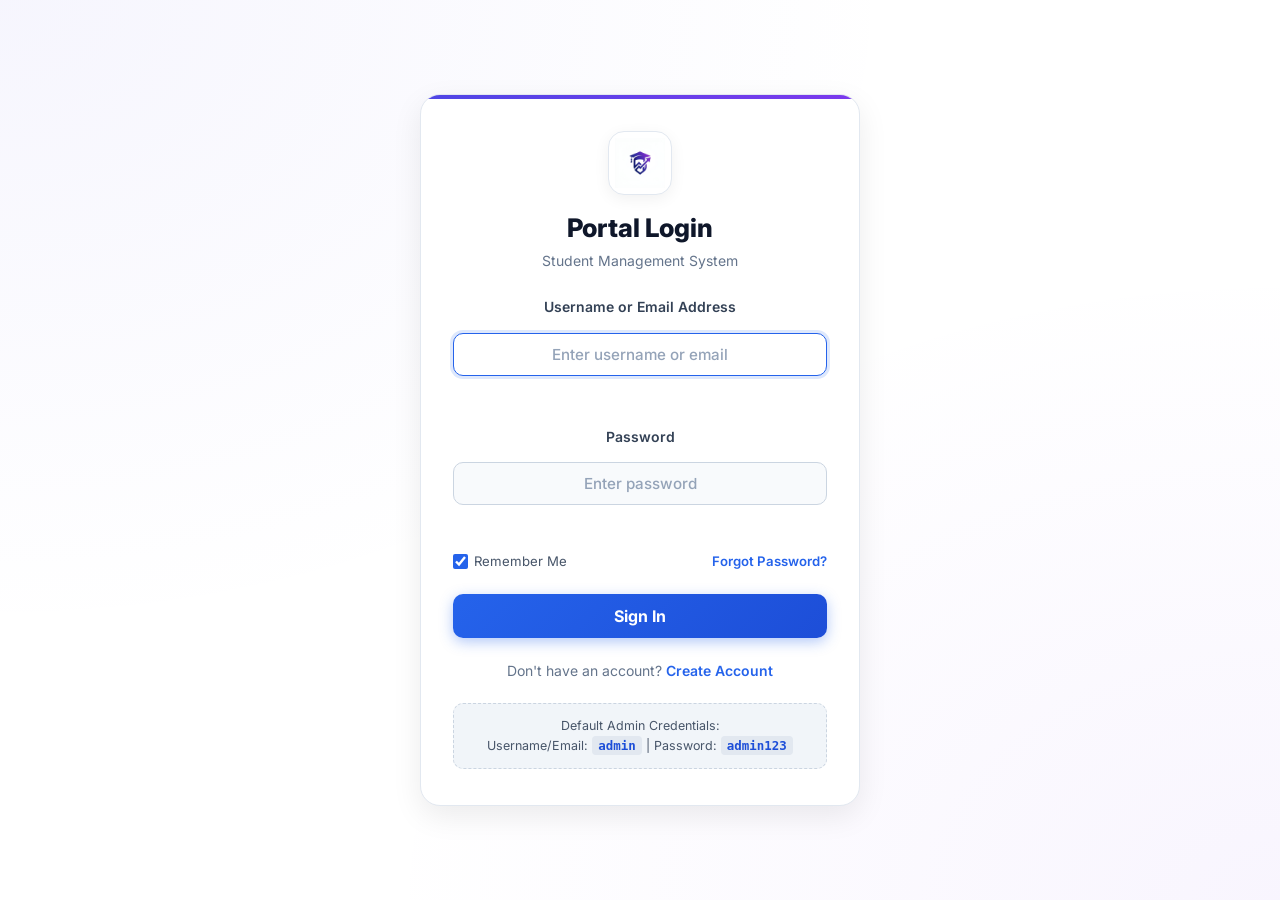
<file: frontend/index.html>
<!DOCTYPE html>
<!--
  index.html — Dashboard / Home Page
  Student Management System
  ================================
  Enhanced dashboard with 6 live stat cards:
  Total Students, Total Departments, Year 1–4 breakdowns.
-->
<html lang="en">
<head>
  <meta charset="UTF-8" />
  <meta name="viewport" content="width=device-width, initial-scale=1.0" />
  <title>Dashboard — Student Management System</title>
  <meta name="description"
        content="Student Management System dashboard — view student statistics, recent activity, and quick navigation." />
  <link rel="preconnect" href="https://fonts.googleapis.com" />
  <link rel="preconnect" href="https://fonts.gstatic.com" crossorigin />
  <link href="https://fonts.googleapis.com/css2?family=Inter:wght@400;500;600;700;800&display=swap" rel="stylesheet" />
  <link rel="stylesheet" href="css/style.css" />

  <style>
    /* Activity feed */
    .activity-feed { display:flex; flex-direction:column; gap:var(--space-3); }
    .activity-item {
      display:flex; align-items:flex-start; gap:var(--space-4);
      padding:var(--space-4); background:var(--clr-bg-elevated);
      border-radius:var(--radius-md); border:1px solid var(--clr-border);
      transition:border-color var(--transition-fast);
    }
    .activity-item:hover { border-color:var(--clr-border-accent); }
    .activity-icon {
      width:36px; height:36px; border-radius:var(--radius-sm);
      display:flex; align-items:center; justify-content:center;
      font-size:1rem; flex-shrink:0;
    }
    .activity-text p  { font-size:var(--font-size-sm); color:var(--clr-text-secondary); margin:0; }
    .activity-text span { font-size:var(--font-size-xs); color:var(--clr-text-muted); }

    /* Quick links */
    .quick-links { display:flex; flex-direction:column; gap:var(--space-3); }
    .quick-link-item {
      display:flex; align-items:center; gap:var(--space-4);
      padding:var(--space-4); background:var(--clr-bg-elevated);
      border:1px solid var(--clr-border); border-radius:var(--radius-md);
      color:var(--clr-text-secondary); font-size:var(--font-size-sm);
      font-weight:500; transition:all var(--transition-fast); text-decoration:none;
    }
    .quick-link-item:hover {
      background:var(--clr-bg-hover); border-color:var(--clr-border-accent);
      color:var(--clr-text-primary); transform:translateX(3px);
    }
    .quick-link-icon {
      width:36px; height:36px; border-radius:var(--radius-sm);
      background:var(--clr-accent-light); color:var(--clr-accent);
      display:flex; align-items:center; justify-content:center; flex-shrink:0;
    }
    .quick-link-icon svg { width:18px; height:18px; }
    .quick-link-arrow { margin-left:auto; color:var(--clr-text-muted); }

    /* Dashboard bottom grid */
    .dashboard-bottom {
      display:grid; grid-template-columns:1fr 380px;
      gap:var(--space-6); margin-top:var(--space-6);
    }
    @media (max-width:1024px) { .dashboard-bottom { grid-template-columns:1fr; } }

    /* Welcome banner */
    .welcome-banner {
      background:linear-gradient(135deg,rgba(99,102,241,0.15) 0%,rgba(139,92,246,0.1) 100%);
      border:1px solid var(--clr-border-accent); border-radius:var(--radius-lg);
      padding:var(--space-6) var(--space-8);
      display:flex; align-items:center; justify-content:space-between;
      gap:var(--space-6); margin-bottom:var(--space-8); position:relative; overflow:hidden;
    }
    .welcome-banner::before {
      content:''; position:absolute; top:-40px; right:-40px;
      width:160px; height:160px;
      background:radial-gradient(circle,rgba(99,102,241,0.25) 0%,transparent 70%);
      pointer-events:none;
    }
    .welcome-banner-text h2 { font-size:var(--font-size-2xl); font-weight:700; margin-bottom:var(--space-1); }
    .welcome-banner-text p  { font-size:var(--font-size-sm); color:var(--clr-text-secondary); margin:0; }
    .welcome-banner-icon    { font-size:4rem; opacity:0.8; flex-shrink:0; }

    /* 6-column stats grid */
    .stats-grid-6 {
      display:grid;
      grid-template-columns:repeat(3, 1fr);
      gap:var(--space-4);
      margin-bottom:var(--space-8);
    }
    @media (max-width:900px)  { .stats-grid-6 { grid-template-columns:repeat(2,1fr); } }
    @media (max-width:480px)  { .stats-grid-6 { grid-template-columns:1fr; } }

    /* Mini year badge label in stat card */
    .stat-card-year-label {
      font-size:var(--font-size-xs); font-weight:600;
      padding:2px 8px; border-radius:var(--radius-full);
      margin-bottom:var(--space-3); display:inline-block;
    }
  </style>
</head>

<body>
  <div id="sidebar-overlay" class="sidebar-overlay" aria-hidden="true"></div>

  <div class="app-shell">

    <!-- Sidebar -->
    <aside id="sidebar" class="sidebar" aria-label="Main navigation">
      <div class="sidebar-brand">
        <div class="sidebar-brand-icon" aria-hidden="true">
          <img src="assets/logo.png" alt="SMS Logo" />
        </div>
        <div class="sidebar-brand-text">
          <span class="sidebar-brand-name">SMS Portal</span>
          <span class="sidebar-brand-sub">Student Management</span>
        </div>
      </div>

      <nav class="sidebar-nav" aria-label="Page navigation">
        <span class="nav-section-label">Main Menu</span>
        <a href="index.html" class="nav-link active" aria-current="page">
          <svg class="nav-link-icon" xmlns="http://www.w3.org/2000/svg" fill="none" viewBox="0 0 24 24" stroke="currentColor" stroke-width="2">
            <path stroke-linecap="round" stroke-linejoin="round" d="M2.25 12l8.954-8.955c.44-.439 1.152-.439 1.591 0L21.75 12M4.5 9.75v10.125c0 .621.504 1.125 1.125 1.125H9.75v-4.875c0-.621.504-1.125 1.125-1.125h2.25c.621 0 1.125.504 1.125 1.125V21h4.125c.621 0 1.125-.504 1.125-1.125V9.75M8.25 21h8.25" />
          </svg>
          <span class="nav-link-label">Dashboard</span>
        </a>
        <a href="students.html" class="nav-link">
          <svg class="nav-link-icon" xmlns="http://www.w3.org/2000/svg" fill="none" viewBox="0 0 24 24" stroke="currentColor" stroke-width="2">
            <path stroke-linecap="round" stroke-linejoin="round" d="M15 19.128a9.38 9.38 0 002.625.372 9.337 9.337 0 004.121-.952 4.125 4.125 0 00-7.533-2.493M15 19.128v-.003c0-1.113-.285-2.16-.786-3.07M15 19.128v.106A12.318 12.318 0 018.624 21c-2.331 0-4.512-.645-6.374-1.766l-.001-.109a6.375 6.375 0 0111.964-3.07M12 6.375a3.375 3.375 0 11-6.75 0 3.375 3.375 0 016.75 0zm8.25 2.25a2.625 2.625 0 11-5.25 0 2.625 2.625 0 015.25 0z" />
          </svg>
          <span class="nav-link-label">Students</span>
        </a>
        <span class="nav-section-label" style="margin-top:var(--space-2)">Info</span>
        <a href="about.html" class="nav-link">
          <svg class="nav-link-icon" xmlns="http://www.w3.org/2000/svg" fill="none" viewBox="0 0 24 24" stroke="currentColor" stroke-width="2">
            <path stroke-linecap="round" stroke-linejoin="round" d="M11.25 11.25l.041-.02a.75.75 0 011.063.852l-.708 2.836a.75.75 0 001.063.853l.041-.021M21 12a9 9 0 11-18 0 9 9 0 0118 0zm-9-3.75h.008v.008H12V8.25z" />
          </svg>
          <span class="nav-link-label">About</span>
        </a>
      </nav>

      <div class="sidebar-footer">
        <div class="sidebar-footer-dot"></div>
        <div class="sidebar-footer-info">
          <span class="sidebar-footer-title">System Online</span>
          <span class="sidebar-footer-sub">v1.0 — Phase 3</span>
        </div>
      </div>
    </aside>

    <!-- Main column -->
    <div class="main-column">
      <header class="topbar" role="banner">
        <div class="topbar-left">
          <button id="sidebar-toggle" class="sidebar-toggle" aria-label="Toggle menu" aria-expanded="false">
            <svg xmlns="http://www.w3.org/2000/svg" fill="none" viewBox="0 0 24 24" stroke="currentColor" stroke-width="2" style="width:22px;height:22px">
              <path stroke-linecap="round" stroke-linejoin="round" d="M3.75 6.75h16.5M3.75 12h16.5m-16.5 5.25h16.5" />
            </svg>
          </button>
          <div>
            <div class="topbar-title">Dashboard</div>
            <div class="topbar-breadcrumb"><span>Home</span><span>›</span><span>Overview</span></div>
          </div>
        </div>
        <div class="topbar-right">
          <span id="topbar-date" class="text-muted" aria-live="polite"></span>
          <div id="user-profile-trigger" style="display:flex;align-items:center;gap:10px;cursor:pointer;" title="View Profile">
            <div id="user-badge" class="topbar-avatar">A</div>
            <span id="user-name-text" style="font-size:0.875rem;font-weight:600;color:var(--clr-text-primary);">Admin</span>
          </div>
          <button id="btn-logout" class="btn btn-secondary btn-sm" title="Logout" style="display:inline-flex;align-items:center;gap:6px;">
            <svg xmlns="http://www.w3.org/2000/svg" fill="none" viewBox="0 0 24 24" stroke="currentColor" stroke-width="2" style="width:16px;height:16px;">
              <path stroke-linecap="round" stroke-linejoin="round" d="M15.75 9V5.25A2.25 2.25 0 0013.5 3h-6a2.25 2.25 0 00-2.25 2.25v13.5A2.25 2.25 0 007.5 21h6a2.25 2.25 0 002.25-2.25V15M12 9l3 3m0 0l-3 3m3-3H2.25" />
            </svg>
            Logout
          </button>
        </div>
      </header>

      <main class="page-content" id="main-content">

        <!-- Welcome banner -->
        <div class="welcome-banner animate-in">
          <div class="welcome-banner-text">
            <h2>Welcome to <span class="text-gradient">SMS Portal</span></h2>
            <p>Manage student records efficiently with our Student Management System.</p>
          </div>
          <div class="welcome-banner-icon" aria-hidden="true">🎓</div>
        </div>

        <!-- 6-card stats grid -->
        <section aria-label="Summary statistics">
          <h2 class="section-title">Overview <span class="section-title-line"></span></h2>

          <div class="stats-grid-6">

            <!-- Total Students -->
            <div class="stat-card stat-card-indigo animate-in">
              <div class="stat-icon stat-icon-indigo">
                <svg xmlns="http://www.w3.org/2000/svg" fill="none" viewBox="0 0 24 24" stroke="currentColor" stroke-width="2">
                  <path stroke-linecap="round" stroke-linejoin="round" d="M15 19.128a9.38 9.38 0 002.625.372 9.337 9.337 0 004.121-.952 4.125 4.125 0 00-7.533-2.493M15 19.128v-.003c0-1.113-.285-2.16-.786-3.07M15 19.128v.106A12.318 12.318 0 018.624 21c-2.331 0-4.512-.645-6.374-1.766l-.001-.109a6.375 6.375 0 0111.964-3.07M12 6.375a3.375 3.375 0 11-6.75 0 3.375 3.375 0 016.75 0zm8.25 2.25a2.625 2.625 0 11-5.25 0 2.625 2.625 0 015.25 0z" />
                </svg>
              </div>
              <div class="stat-value" id="stat-total" data-stat="total">0</div>
              <div class="stat-label">Total Students</div>
              <div class="stat-trend stat-trend-up"><span>↑</span> <span>All enrolled</span></div>
            </div>

            <!-- Total Departments -->
            <div class="stat-card stat-card-violet animate-in">
              <div class="stat-icon stat-icon-violet">
                <svg xmlns="http://www.w3.org/2000/svg" fill="none" viewBox="0 0 24 24" stroke="currentColor" stroke-width="2">
                  <path stroke-linecap="round" stroke-linejoin="round" d="M3.75 21h16.5M4.5 3h15M5.25 3v18m13.5-18v18M9 6.75h1.5m-1.5 3.75h1.5m-1.5 3.75h1.5m3-7.5H15m-1.5 3.75H15m-1.5 3.75H15M9 21v-3.375c0-.621.504-1.125 1.125-1.125h3.75c.621 0 1.125.504 1.125 1.125V21" />
                </svg>
              </div>
              <div class="stat-value" id="stat-depts" data-stat="depts">0</div>
              <div class="stat-label">Departments</div>
              <div class="stat-trend stat-trend-up"><span>↑</span> <span>Unique departments</span></div>
            </div>

            <!-- Year 1 -->
            <div class="stat-card stat-card-indigo animate-in">
              <div class="stat-icon stat-icon-indigo" aria-hidden="true">
                <svg xmlns="http://www.w3.org/2000/svg" fill="none" viewBox="0 0 24 24" stroke="currentColor" stroke-width="2">
                  <path stroke-linecap="round" stroke-linejoin="round" d="M4.26 10.147a60.436 60.436 0 00-.491 6.347A48.627 48.627 0 0112 20.904a48.627 48.627 0 018.232-4.41 60.46 60.46 0 00-.491-6.347m-15.482 0a50.57 50.57 0 00-2.658-.813A59.905 59.905 0 0112 3.493a59.902 59.902 0 0110.399 5.84c-.896.248-1.783.52-2.658.814m-15.482 0A50.697 50.697 0 0112 13.489a50.702 50.702 0 017.74-3.342M6.75 15a.75.75 0 100-1.5.75.75 0 000 1.5zm0 0v-3.675A55.378 55.378 0 0112 8.443m-7.007 11.55A5.981 5.981 0 006.75 15.75v-1.5" />
                </svg>
              </div>
              <span class="stat-card-year-label badge badge-year-1">First Year</span>
              <div class="stat-value" id="stat-year-1" data-stat="year-1">0</div>
              <div class="stat-label">Students</div>
            </div>

            <!-- Year 2 -->
            <div class="stat-card stat-card-violet animate-in">
              <div class="stat-icon stat-icon-violet" aria-hidden="true">
                <svg xmlns="http://www.w3.org/2000/svg" fill="none" viewBox="0 0 24 24" stroke="currentColor" stroke-width="2">
                  <path stroke-linecap="round" stroke-linejoin="round" d="M4.26 10.147a60.436 60.436 0 00-.491 6.347A48.627 48.627 0 0112 20.904a48.627 48.627 0 018.232-4.41 60.46 60.46 0 00-.491-6.347m-15.482 0a50.57 50.57 0 00-2.658-.813A59.905 59.905 0 0112 3.493a59.902 59.902 0 0110.399 5.84c-.896.248-1.783.52-2.658.814m-15.482 0A50.697 50.697 0 0112 13.489a50.702 50.702 0 017.74-3.342M6.75 15a.75.75 0 100-1.5.75.75 0 000 1.5zm0 0v-3.675A55.378 55.378 0 0112 8.443m-7.007 11.55A5.981 5.981 0 006.75 15.75v-1.5" />
                </svg>
              </div>
              <span class="stat-card-year-label badge badge-year-2">Second Year</span>
              <div class="stat-value" id="stat-year-2" data-stat="year-2">0</div>
              <div class="stat-label">Students</div>
            </div>

            <!-- Year 3 -->
            <div class="stat-card stat-card-green animate-in">
              <div class="stat-icon stat-icon-green" aria-hidden="true">
                <svg xmlns="http://www.w3.org/2000/svg" fill="none" viewBox="0 0 24 24" stroke="currentColor" stroke-width="2">
                  <path stroke-linecap="round" stroke-linejoin="round" d="M4.26 10.147a60.436 60.436 0 00-.491 6.347A48.627 48.627 0 0112 20.904a48.627 48.627 0 018.232-4.41 60.46 60.46 0 00-.491-6.347m-15.482 0a50.57 50.57 0 00-2.658-.813A59.905 59.905 0 0112 3.493a59.902 59.902 0 0110.399 5.84c-.896.248-1.783.52-2.658.814m-15.482 0A50.697 50.697 0 0112 13.489a50.702 50.702 0 017.74-3.342M6.75 15a.75.75 0 100-1.5.75.75 0 000 1.5zm0 0v-3.675A55.378 55.378 0 0112 8.443m-7.007 11.55A5.981 5.981 0 006.75 15.75v-1.5" />
                </svg>
              </div>
              <span class="stat-card-year-label badge badge-year-3">Third Year</span>
              <div class="stat-value" id="stat-year-3" data-stat="year-3">0</div>
              <div class="stat-label">Students</div>
            </div>

            <!-- Year 4 -->
            <div class="stat-card stat-card-amber animate-in">
              <div class="stat-icon stat-icon-amber" aria-hidden="true">
                <svg xmlns="http://www.w3.org/2000/svg" fill="none" viewBox="0 0 24 24" stroke="currentColor" stroke-width="2">
                  <path stroke-linecap="round" stroke-linejoin="round" d="M4.26 10.147a60.436 60.436 0 00-.491 6.347A48.627 48.627 0 0112 20.904a48.627 48.627 0 018.232-4.41 60.46 60.46 0 00-.491-6.347m-15.482 0a50.57 50.57 0 00-2.658-.813A59.905 59.905 0 0112 3.493a59.902 59.902 0 0110.399 5.84c-.896.248-1.783.52-2.658.814m-15.482 0A50.697 50.697 0 0112 13.489a50.702 50.702 0 017.74-3.342M6.75 15a.75.75 0 100-1.5.75.75 0 000 1.5zm0 0v-3.675A55.378 55.378 0 0112 8.443m-7.007 11.55A5.981 5.981 0 006.75 15.75v-1.5" />
                </svg>
              </div>
              <span class="stat-card-year-label badge badge-year-4">Fourth Year</span>
              <div class="stat-value" id="stat-year-4" data-stat="year-4">0</div>
              <div class="stat-label">Students</div>
            </div>

          </div>
        </section>

        <!-- Bottom two-column layout -->
        <div class="dashboard-bottom">

          <!-- Activity feed -->
          <section aria-label="Recent activity">
            <div class="card">
              <div class="card-header">
                <div>
                  <div class="card-title">Recent Students</div>
                  <div class="card-subtitle">5 most recently added</div>
                </div>
                <span id="stat-api-status" class="text-muted" style="font-size:0.8rem;font-weight:600"></span>
              </div>
              <div id="activity-feed" class="activity-feed" aria-live="polite"></div>
            </div>
          </section>

          <!-- Quick Links -->
          <section aria-label="Quick navigation">
            <div class="card">
              <div class="card-header">
                <div>
                  <div class="card-title">Quick Links</div>
                  <div class="card-subtitle">Jump to any section</div>
                </div>
              </div>
              <div class="quick-links">
                <a href="students.html" class="quick-link-item" id="ql-students">
                  <div class="quick-link-icon">
                    <svg xmlns="http://www.w3.org/2000/svg" fill="none" viewBox="0 0 24 24" stroke="currentColor" stroke-width="2">
                      <path stroke-linecap="round" stroke-linejoin="round" d="M15 19.128a9.38 9.38 0 002.625.372 9.337 9.337 0 004.121-.952 4.125 4.125 0 00-7.533-2.493M15 19.128v-.003c0-1.113-.285-2.16-.786-3.07M15 19.128v.106A12.318 12.318 0 018.624 21c-2.331 0-4.512-.645-6.374-1.766l-.001-.109a6.375 6.375 0 0111.964-3.07M12 6.375a3.375 3.375 0 11-6.75 0 3.375 3.375 0 016.75 0zm8.25 2.25a2.625 2.625 0 11-5.25 0 2.625 2.625 0 015.25 0z" />
                    </svg>
                  </div>
                  Manage Students (CRUD)
                  <span class="quick-link-arrow">›</span>
                </a>
                <a href="about.html" class="quick-link-item" id="ql-about">
                  <div class="quick-link-icon">
                    <svg xmlns="http://www.w3.org/2000/svg" fill="none" viewBox="0 0 24 24" stroke="currentColor" stroke-width="2">
                      <path stroke-linecap="round" stroke-linejoin="round" d="M11.25 11.25l.041-.02a.75.75 0 011.063.852l-.708 2.836a.75.75 0 001.063.853l.041-.021M21 12a9 9 0 11-18 0 9 9 0 0118 0zm-9-3.75h.008v.008H12V8.25z" />
                    </svg>
                  </div>
                  About the System
                  <span class="quick-link-arrow">›</span>
                </a>
                <a href="http://127.0.0.1:8000/admin/" target="_blank" rel="noopener"
                   class="quick-link-item" id="ql-admin">
                  <div class="quick-link-icon">
                    <svg xmlns="http://www.w3.org/2000/svg" fill="none" viewBox="0 0 24 24" stroke="currentColor" stroke-width="2">
                      <path stroke-linecap="round" stroke-linejoin="round" d="M9.594 3.94c.09-.542.56-.94 1.11-.94h2.593c.55 0 1.02.398 1.11.94l.213 1.281c.063.374.313.686.645.87.074.04.147.083.22.127.324.196.72.257 1.075.124l1.217-.456a1.125 1.125 0 011.37.49l1.296 2.247a1.125 1.125 0 01-.26 1.431l-1.003.827c-.293.24-.438.613-.431.992a6.759 6.759 0 010 .255c-.007.378.138.75.43.99l1.005.828c.424.35.534.954.26 1.43l-1.298 2.247a1.125 1.125 0 01-1.369.491l-1.217-.456c-.355-.133-.75-.072-1.076.124a6.57 6.57 0 01-.22.128c-.331.183-.581.495-.644.869l-.213 1.28c-.09.543-.56.941-1.11.941h-2.594c-.55 0-1.02-.398-1.11-.94l-.213-1.281c-.062-.374-.312-.686-.644-.87a6.52 6.52 0 01-.22-.127c-.325-.196-.72-.257-1.076-.124l-1.217.456a1.125 1.125 0 01-1.369-.49l-1.297-2.247a1.125 1.125 0 01.26-1.431l1.004-.827c.292-.24.437-.613.43-.992a6.932 6.932 0 010-.255c.007-.378-.138-.75-.43-.99l-1.004-.828a1.125 1.125 0 01-.26-1.43l1.297-2.247a1.125 1.125 0 011.37-.491l1.216.456c.356.133.751.072 1.076-.124.072-.044.146-.087.22-.128.332-.183.582-.495.644-.869l.214-1.281z" />
                      <path stroke-linecap="round" stroke-linejoin="round" d="M15 12a3 3 0 11-6 0 3 3 0 016 0z" />
                    </svg>
                  </div>
                  Django Admin Panel
                  <span class="quick-link-arrow">›</span>
                </a>
                <a href="http://127.0.0.1:8000/api/students/" target="_blank" rel="noopener"
                   class="quick-link-item" id="ql-api">
                  <div class="quick-link-icon">
                    <svg xmlns="http://www.w3.org/2000/svg" fill="none" viewBox="0 0 24 24" stroke="currentColor" stroke-width="2">
                      <path stroke-linecap="round" stroke-linejoin="round" d="M6.75 7.5l3 2.25-3 2.25m4.5 0h3m-9 8.25h13.5A2.25 2.25 0 0021 18V6a2.25 2.25 0 00-2.25-2.25H5.25A2.25 2.25 0 003 6v12a2.25 2.25 0 002.25 2.25z" />
                    </svg>
                  </div>
                  Browse REST API
                  <span class="quick-link-arrow">›</span>
                </a>
              </div>
            </div>
          </section>

        </div><!-- /.dashboard-bottom -->
      </main>
    </div>
  </div>

  <script src="js/api.js"></script>
  <script src="js/dashboard.js"></script>
</body>
</html>
</file>
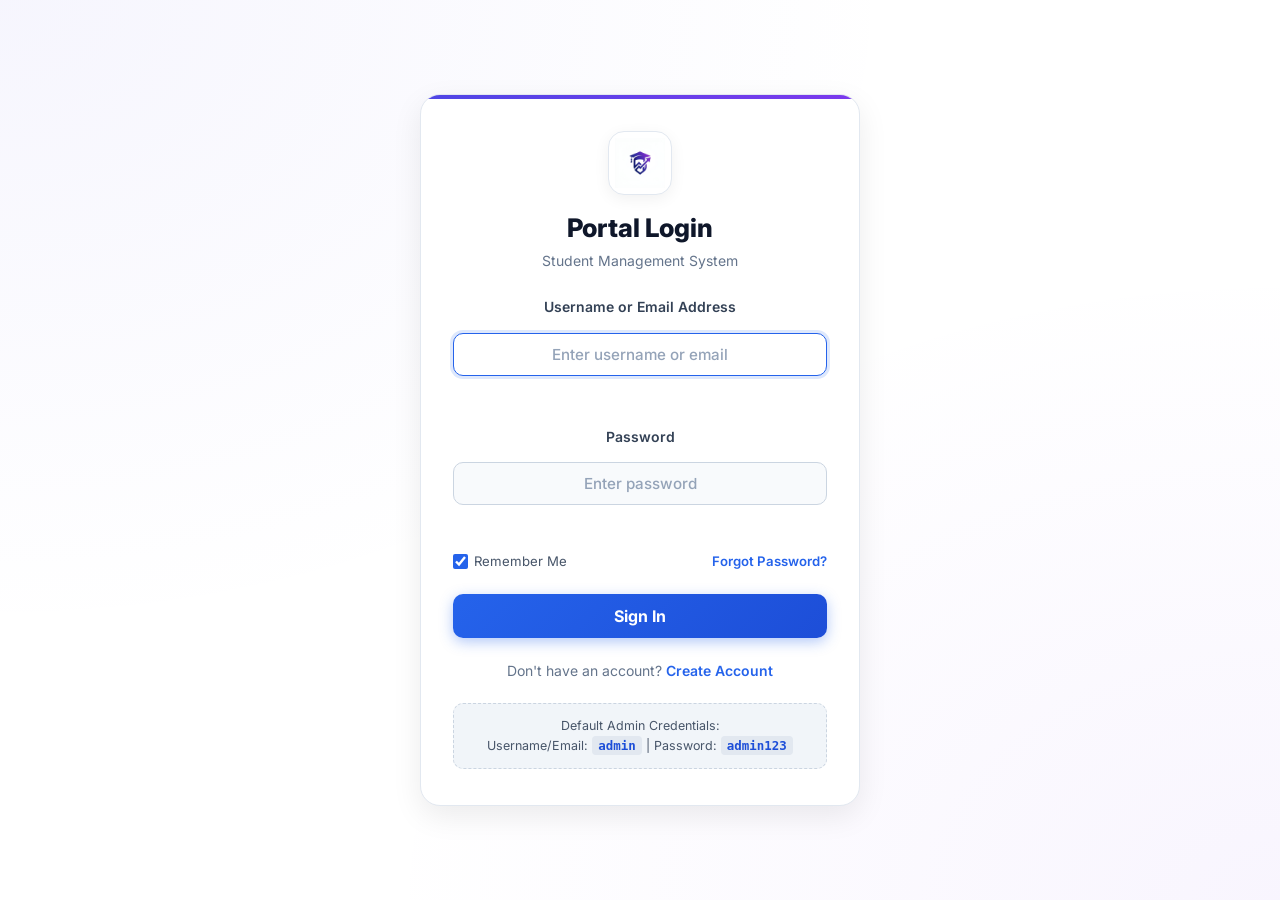
<file: frontend/about.html>
<!DOCTYPE html>
<!--
  about.html — About Page
  Student Management System
  ==========================
  Describes the project, tech stack, API endpoints, and features.
  Also shows a live backend connection status indicator.
-->
<html lang="en">
<head>
  <meta charset="UTF-8" />
  <meta name="viewport" content="width=device-width, initial-scale=1.0" />

  <!-- SEO -->
  <title>About — Student Management System</title>
  <meta name="description"
        content="Learn about the Student Management System — its tech stack, features, and REST API architecture." />

  <!-- Google Fonts: Inter -->
  <link rel="preconnect" href="https://fonts.googleapis.com" />
  <link rel="preconnect" href="https://fonts.gstatic.com" crossorigin />
  <link href="https://fonts.googleapis.com/css2?family=Inter:wght@400;500;600;700;800&display=swap"
        rel="stylesheet" />

  <!-- Global design system -->
  <link rel="stylesheet" href="css/style.css" />

  <style>
    /* ---------------------------------------------------------------
       About page — supplemental styles
    --------------------------------------------------------------- */

    /* Connection status chip in hero */
    .api-status-chip {
      display: inline-flex;
      align-items: center;
      gap: var(--space-2);
      padding: var(--space-2) var(--space-4);
      background: var(--clr-bg-elevated);
      border: 1px solid var(--clr-border);
      border-radius: var(--radius-full);
      font-size: var(--font-size-sm);
      color: var(--clr-text-secondary);
    }

    #api-status-dot {
      width: 8px;
      height: 8px;
      border-radius: 50%;
      background: var(--clr-warning);
      flex-shrink: 0;
      animation: pulse 2s ease infinite;
    }

    /* Project meta info table */
    .meta-table {
      width: 100%;
      font-size: var(--font-size-sm);
      border-collapse: collapse;
    }

    .meta-table tr { border-bottom: 1px solid var(--clr-border); }
    .meta-table tr:last-child { border-bottom: none; }

    .meta-table th {
      text-align: left;
      padding: var(--space-3) var(--space-4);
      color: var(--clr-text-muted);
      font-weight: 600;
      font-size: var(--font-size-xs);
      text-transform: uppercase;
      letter-spacing: 0.05em;
      width: 140px;
      background: var(--clr-bg-elevated);
    }

    .meta-table td {
      padding: var(--space-3) var(--space-4);
      color: var(--clr-text-secondary);
    }

    /* Section container */
    .about-section {
      margin-bottom: var(--space-10);
    }

    /* Gradient heading decoration */
    .section-heading {
      font-size: var(--font-size-2xl);
      font-weight: 700;
      margin-bottom: var(--space-6);
      display: flex;
      align-items: center;
      gap: var(--space-3);
    }

    .section-heading-dot {
      width: 10px;
      height: 10px;
      border-radius: 50%;
      background: linear-gradient(135deg, var(--clr-accent-start), var(--clr-accent-end));
      flex-shrink: 0;
    }
  </style>
</head>

<body>
  <!-- Mobile sidebar overlay -->
  <div id="sidebar-overlay" class="sidebar-overlay" aria-hidden="true"></div>

  <!-- =====================================================================
       APP SHELL
  ====================================================================== -->
  <div class="app-shell">

    <!-- =================================================================
         SIDEBAR NAVIGATION
    ================================================================== -->
    <aside id="sidebar" class="sidebar" aria-label="Main navigation">

      <!-- Brand -->
      <div class="sidebar-brand">
        <div class="sidebar-brand-icon" aria-hidden="true">
          <img src="assets/logo.png" alt="SMS Logo" />
        </div>
        <div class="sidebar-brand-text">
          <span class="sidebar-brand-name">SMS Portal</span>
          <span class="sidebar-brand-sub">Student Management</span>
        </div>
      </div>

      <!-- Navigation links -->
      <nav class="sidebar-nav" aria-label="Page navigation">
        <span class="nav-section-label">Main Menu</span>

        <a href="index.html" id="nav-home" class="nav-link">
          <svg class="nav-link-icon" xmlns="http://www.w3.org/2000/svg" fill="none"
               viewBox="0 0 24 24" stroke="currentColor" stroke-width="2" aria-hidden="true">
            <path stroke-linecap="round" stroke-linejoin="round"
                  d="M2.25 12l8.954-8.955c.44-.439 1.152-.439 1.591 0L21.75 12M4.5 9.75v10.125c0
                  .621.504 1.125 1.125 1.125H9.75v-4.875c0-.621.504-1.125 1.125-1.125h2.25c.621
                  0 1.125.504 1.125 1.125V21h4.125c.621 0 1.125-.504 1.125-1.125V9.75M8.25
                  21h8.25" />
          </svg>
          <span class="nav-link-label">Dashboard</span>
        </a>

        <a href="students.html" id="nav-students" class="nav-link">
          <svg class="nav-link-icon" xmlns="http://www.w3.org/2000/svg" fill="none"
               viewBox="0 0 24 24" stroke="currentColor" stroke-width="2" aria-hidden="true">
            <path stroke-linecap="round" stroke-linejoin="round"
                  d="M15 19.128a9.38 9.38 0 002.625.372 9.337 9.337 0 004.121-.952 4.125 4.125
                  0 00-7.533-2.493M15 19.128v-.003c0-1.113-.285-2.16-.786-3.07M15 19.128v.106A12.318
                  12.318 0 018.624 21c-2.331 0-4.512-.645-6.374-1.766l-.001-.109a6.375 6.375 0
                  0111.964-3.07M12 6.375a3.375 3.375 0 11-6.75 0 3.375 3.375 0 016.75 0zm8.25
                  2.25a2.625 2.625 0 11-5.25 0 2.625 2.625 0 015.25 0z" />
          </svg>
          <span class="nav-link-label">Students</span>
        </a>

        <span class="nav-section-label" style="margin-top:var(--space-2)">Info</span>

        <!-- About (active) -->
        <a href="about.html" id="nav-about" class="nav-link active" aria-current="page">
          <svg class="nav-link-icon" xmlns="http://www.w3.org/2000/svg" fill="none"
               viewBox="0 0 24 24" stroke="currentColor" stroke-width="2" aria-hidden="true">
            <path stroke-linecap="round" stroke-linejoin="round"
                  d="M11.25 11.25l.041-.02a.75.75 0 011.063.852l-.708 2.836a.75.75 0
                  001.063.853l.041-.021M21 12a9 9 0 11-18 0 9 9 0 0118 0zm-9-3.75h.008v.008H12V8.25z" />
          </svg>
          <span class="nav-link-label">About</span>
        </a>
      </nav>

      <!-- Sidebar footer -->
      <div class="sidebar-footer">
        <div class="sidebar-footer-dot" aria-label="System online"></div>
        <div class="sidebar-footer-info">
          <span class="sidebar-footer-title">System Online</span>
          <span class="sidebar-footer-sub">v1.0 — Phase 1</span>
        </div>
      </div>
    </aside>

    <!-- =================================================================
         MAIN COLUMN
    ================================================================== -->
    <div class="main-column">

      <!-- Top bar -->
      <header class="topbar" role="banner">
        <div class="topbar-left">
          <button id="sidebar-toggle" class="sidebar-toggle"
                  aria-label="Toggle navigation menu" aria-expanded="false">
            <svg xmlns="http://www.w3.org/2000/svg" fill="none" viewBox="0 0 24 24"
                 stroke="currentColor" stroke-width="2" style="width:22px;height:22px">
              <path stroke-linecap="round" stroke-linejoin="round"
                    d="M3.75 6.75h16.5M3.75 12h16.5m-16.5 5.25h16.5" />
            </svg>
          </button>

          <div>
            <div class="topbar-title">About</div>
            <div class="topbar-breadcrumb">
              <a href="index.html" style="color:inherit">Home</a>
              <span>›</span>
              <span>About</span>
            </div>
          </div>
        </div>

        <div class="topbar-right">
          <!-- Live API status chip -->
          <div class="api-status-chip" aria-live="polite">
            <span id="api-status-dot" aria-hidden="true"></span>
            <span id="api-status-text">Checking…</span>
          </div>
          <div id="user-profile-trigger" style="display:flex;align-items:center;gap:10px;cursor:pointer;" title="View Profile">
            <div id="user-badge" class="topbar-avatar">A</div>
            <span id="user-name-text" style="font-size:0.875rem;font-weight:600;color:var(--clr-text-primary);">Admin</span>
          </div>
          <button id="btn-logout" class="btn btn-secondary btn-sm" title="Logout" style="display:inline-flex;align-items:center;gap:6px;">
            <svg xmlns="http://www.w3.org/2000/svg" fill="none" viewBox="0 0 24 24" stroke="currentColor" stroke-width="2" style="width:16px;height:16px;">
              <path stroke-linecap="round" stroke-linejoin="round" d="M15.75 9V5.25A2.25 2.25 0 0013.5 3h-6a2.25 2.25 0 00-2.25 2.25v13.5A2.25 2.25 0 007.5 21h6a2.25 2.25 0 002.25-2.25V15M12 9l3 3m0 0l-3 3m3-3H2.25" />
            </svg>
            Logout
          </button>
        </div>
      </header>

      <!-- Page content -->
      <main class="page-content" id="main-content">

        <!-- Hero -->
        <div class="about-hero animate-in">
          <h1>
            Student Management
            <span class="text-gradient">System</span>
          </h1>
          <p>
            A full-stack CRUD web application built with Django REST Framework
            and a standalone HTML/CSS/JS frontend, designed for educational institutions.
          </p>
          <div style="display:flex;gap:var(--space-3);justify-content:center;flex-wrap:wrap">
            <span class="badge badge-indigo">Phase 1 — Scaffold</span>
            <span class="badge badge-green">REST API Ready</span>
            <span class="badge badge-blue">SQLite Database</span>
          </div>
        </div>

        <div class="divider"></div>

        <!-- ---------------------------------------------------------------
             PROJECT INFO
        --------------------------------------------------------------- -->
        <section class="about-section animate-in" aria-labelledby="section-info">
          <h2 id="section-info" class="section-heading">
            <span class="section-heading-dot" aria-hidden="true"></span>
            Project Information
          </h2>

          <div class="card">
            <table class="meta-table" aria-label="Project metadata">
              <tbody>
                <tr>
                  <th scope="row">Project Name</th>
                  <td>Student Management System (SMS)</td>
                </tr>
                <tr>
                  <th scope="row">Version</th>
                  <td>1.0.0 — Phase 1 (Scaffold)</td>
                </tr>
                <tr>
                  <th scope="row">Frontend</th>
                  <td>HTML5, CSS3 (Vanilla), JavaScript (ES6+)</td>
                </tr>
                <tr>
                  <th scope="row">Backend</th>
                  <td>Django 4.2 + Django REST Framework 3.15</td>
                </tr>
                <tr>
                  <th scope="row">Database</th>
                  <td>SQLite 3 (auto-created via Django migrations)</td>
                </tr>
                <tr>
                  <th scope="row">API Format</th>
                  <td>JSON over HTTP REST</td>
                </tr>
                <tr>
                  <th scope="row">CORS</th>
                  <td>django-cors-headers (all origins allowed in dev)</td>
                </tr>
                <tr>
                  <th scope="row">Architecture</th>
                  <td>Decoupled Frontend / Backend (SPA-style)</td>
                </tr>
              </tbody>
            </table>
          </div>
        </section>

        <!-- ---------------------------------------------------------------
             TWO-COLUMN: TECH STACK + FEATURES
        --------------------------------------------------------------- -->
        <div class="about-grid animate-in">

          <!-- Technology stack -->
          <section aria-labelledby="section-tech">
            <h2 id="section-tech" class="section-heading">
              <span class="section-heading-dot" aria-hidden="true"></span>
              Technology Stack
            </h2>

            <div class="tech-grid">
              <div class="tech-card" id="tech-django">
                <div class="tech-card-icon" aria-hidden="true">🐍</div>
                <div class="tech-card-name">Django 4.2</div>
                <div class="tech-card-desc">Python web framework — backend core</div>
              </div>
              <div class="tech-card" id="tech-drf">
                <div class="tech-card-icon" aria-hidden="true">🔌</div>
                <div class="tech-card-name">DRF 3.15</div>
                <div class="tech-card-desc">REST API toolkit for Django</div>
              </div>
              <div class="tech-card" id="tech-sqlite">
                <div class="tech-card-icon" aria-hidden="true">🗄️</div>
                <div class="tech-card-name">SQLite 3</div>
                <div class="tech-card-desc">Embedded relational database</div>
              </div>
              <div class="tech-card" id="tech-html">
                <div class="tech-card-icon" aria-hidden="true">🌐</div>
                <div class="tech-card-name">HTML5</div>
                <div class="tech-card-desc">Semantic page structure</div>
              </div>
              <div class="tech-card" id="tech-css">
                <div class="tech-card-icon" aria-hidden="true">🎨</div>
                <div class="tech-card-name">CSS3</div>
                <div class="tech-card-desc">Custom design system + animations</div>
              </div>
              <div class="tech-card" id="tech-js">
                <div class="tech-card-icon" aria-hidden="true">⚡</div>
                <div class="tech-card-name">JavaScript</div>
                <div class="tech-card-desc">ES6+ frontend logic</div>
              </div>
              <div class="tech-card" id="tech-cors">
                <div class="tech-card-icon" aria-hidden="true">🔓</div>
                <div class="tech-card-name">CORS Headers</div>
                <div class="tech-card-desc">Cross-origin request handling</div>
              </div>
              <div class="tech-card" id="tech-json">
                <div class="tech-card-icon" aria-hidden="true">📦</div>
                <div class="tech-card-name">JSON API</div>
                <div class="tech-card-desc">Structured data exchange format</div>
              </div>
            </div>
          </section>

          <!-- System features -->
          <section aria-labelledby="section-features">
            <h2 id="section-features" class="section-heading">
              <span class="section-heading-dot" aria-hidden="true"></span>
              System Features
            </h2>

            <div class="feature-list">
              <div class="feature-item" id="feat-dashboard">
                <div class="feature-item-icon" aria-hidden="true">
                  <svg xmlns="http://www.w3.org/2000/svg" fill="none" viewBox="0 0 24 24"
                       stroke="currentColor" stroke-width="2">
                    <path stroke-linecap="round" stroke-linejoin="round"
                          d="M3.75 6A2.25 2.25 0 016 3.75h2.25A2.25 2.25 0 0110.5 6v2.25a2.25
                          2.25 0 01-2.25 2.25H6a2.25 2.25 0 01-2.25-2.25V6zM3.75 15.75A2.25 2.25
                          0 016 13.5h2.25a2.25 2.25 0 012.25 2.25V18a2.25 2.25 0 01-2.25 2.25H6A2.25
                          2.25 0 013.75 18v-2.25zM13.5 6a2.25 2.25 0 012.25-2.25H18A2.25 2.25 0
                          0120.25 6v2.25A2.25 2.25 0 0118 10.5h-2.25a2.25 2.25 0 01-2.25-2.25V6zM13.5
                          15.75a2.25 2.25 0 012.25-2.25H18a2.25 2.25 0 012.25 2.25V18A2.25 2.25 0
                          0118 20.25h-2.25A2.25 2.25 0 0113.5 18v-2.25z" />
                  </svg>
                </div>
                <div class="feature-item-text">
                  <h4>Dashboard Overview</h4>
                  <p>Stats cards, activity feed, and quick navigation links</p>
                </div>
              </div>

              <div class="feature-item" id="feat-students">
                <div class="feature-item-icon" aria-hidden="true">
                  <svg xmlns="http://www.w3.org/2000/svg" fill="none" viewBox="0 0 24 24"
                       stroke="currentColor" stroke-width="2">
                    <path stroke-linecap="round" stroke-linejoin="round"
                          d="M15 19.128a9.38 9.38 0 002.625.372 9.337 9.337 0 004.121-.952 4.125
                          4.125 0 00-7.533-2.493M15 19.128v-.003c0-1.113-.285-2.16-.786-3.07M15
                          19.128v.106A12.318 12.318 0 018.624 21c-2.331 0-4.512-.645-6.374-1.766l-.001-.109a6.375
                          6.375 0 0111.964-3.07M12 6.375a3.375 3.375 0 11-6.75 0 3.375 3.375 0
                          016.75 0zm8.25 2.25a2.625 2.625 0 11-5.25 0 2.625 2.625 0 015.25 0z" />
                  </svg>
                </div>
                <div class="feature-item-text">
                  <h4>Student Management (Phase 2)</h4>
                  <p>Full CRUD — create, read, update, delete student records</p>
                </div>
              </div>

              <div class="feature-item" id="feat-search">
                <div class="feature-item-icon" aria-hidden="true">
                  <svg xmlns="http://www.w3.org/2000/svg" fill="none" viewBox="0 0 24 24"
                       stroke="currentColor" stroke-width="2">
                    <path stroke-linecap="round" stroke-linejoin="round"
                          d="M21 21l-5.197-5.197m0 0A7.5 7.5 0 105.196 5.196a7.5 7.5 0
                          0010.607 10.607z" />
                  </svg>
                </div>
                <div class="feature-item-text">
                  <h4>Search &amp; Filter (Phase 2)</h4>
                  <p>Real-time search by name, ID, department; filter by year</p>
                </div>
              </div>

              <div class="feature-item" id="feat-api">
                <div class="feature-item-icon" aria-hidden="true">
                  <svg xmlns="http://www.w3.org/2000/svg" fill="none" viewBox="0 0 24 24"
                       stroke="currentColor" stroke-width="2">
                    <path stroke-linecap="round" stroke-linejoin="round"
                          d="M6.75 7.5l3 2.25-3 2.25m4.5 0h3m-9 8.25h13.5A2.25 2.25 0 0021
                          18V6a2.25 2.25 0 00-2.25-2.25H5.25A2.25 2.25 0 003 6v12a2.25 2.25 0
                          002.25 2.25z" />
                  </svg>
                </div>
                <div class="feature-item-text">
                  <h4>REST API Architecture</h4>
                  <p>JSON endpoints with consistent response envelopes</p>
                </div>
              </div>

              <div class="feature-item" id="feat-responsive">
                <div class="feature-item-icon" aria-hidden="true">
                  <svg xmlns="http://www.w3.org/2000/svg" fill="none" viewBox="0 0 24 24"
                       stroke="currentColor" stroke-width="2">
                    <path stroke-linecap="round" stroke-linejoin="round"
                          d="M10.5 1.5H8.25A2.25 2.25 0 006 3.75v16.5a2.25 2.25 0 002.25 2.25h7.5A2.25
                          2.25 0 0018 20.25V3.75a2.25 2.25 0 00-2.25-2.25H13.5m-3 0V3h3V1.5m-3 0h3m-3
                          18.75h3" />
                  </svg>
                </div>
                <div class="feature-item-text">
                  <h4>Responsive Design</h4>
                  <p>Mobile, tablet, and desktop layouts with collapsible sidebar</p>
                </div>
              </div>
            </div>
          </section>

        </div><!-- /.about-grid -->

        <div class="divider"></div>

        <!-- ---------------------------------------------------------------
             REST API ENDPOINTS
        --------------------------------------------------------------- -->
        <section class="about-section animate-in" aria-labelledby="section-api">
          <h2 id="section-api" class="section-heading">
            <span class="section-heading-dot" aria-hidden="true"></span>
            REST API Endpoints
          </h2>

          <p style="margin-bottom:var(--space-5)">
            All endpoints are served from
            <code style="background:var(--clr-bg-elevated);padding:2px 8px;border-radius:4px;
            font-size:0.8rem;color:var(--clr-accent)">http://127.0.0.1:8000/api/</code>
          </p>

          <div class="card">
            <div class="api-route" id="api-get-list">
              <span class="method-badge method-get">GET</span>
              <span class="api-route-path">/api/students/</span>
              <span class="api-route-desc">List all students</span>
            </div>
            <div class="api-route" id="api-post-create">
              <span class="method-badge method-post">POST</span>
              <span class="api-route-path">/api/students/</span>
              <span class="api-route-desc">Create a new student</span>
            </div>
            <div class="api-route" id="api-get-detail">
              <span class="method-badge method-get">GET</span>
              <span class="api-route-path">/api/students/&#123;id&#125;/</span>
              <span class="api-route-desc">Retrieve one student</span>
            </div>
            <div class="api-route" id="api-put-update">
              <span class="method-badge method-put">PUT</span>
              <span class="api-route-path">/api/students/&#123;id&#125;/</span>
              <span class="api-route-desc">Full update</span>
            </div>
            <div class="api-route" id="api-patch-update">
              <span class="method-badge method-patch">PATCH</span>
              <span class="api-route-path">/api/students/&#123;id&#125;/</span>
              <span class="api-route-desc">Partial update</span>
            </div>
            <div class="api-route" id="api-delete">
              <span class="method-badge method-delete">DELETE</span>
              <span class="api-route-path">/api/students/&#123;id&#125;/</span>
              <span class="api-route-desc">Delete a student</span>
            </div>
          </div>
        </section>

        <!-- ---------------------------------------------------------------
             DATA MODEL
        --------------------------------------------------------------- -->
        <section class="about-section animate-in" aria-labelledby="section-model">
          <h2 id="section-model" class="section-heading">
            <span class="section-heading-dot" aria-hidden="true"></span>
            Student Data Model
          </h2>

          <div class="card">
            <table class="meta-table" aria-label="Student model fields">
              <thead>
                <tr>
                  <th scope="col">Field</th>
                  <th scope="col">Type</th>
                  <th scope="col">Notes</th>
                </tr>
              </thead>
              <tbody>
                <tr>
                  <td><code style="color:var(--clr-accent)">student_id</code></td>
                  <td>CharField (20)</td>
                  <td>Unique institutional ID — e.g. STU-001</td>
                </tr>
                <tr>
                  <td><code style="color:var(--clr-accent)">full_name</code></td>
                  <td>CharField (150)</td>
                  <td>Student's complete name</td>
                </tr>
                <tr>
                  <td><code style="color:var(--clr-accent)">department</code></td>
                  <td>CharField (100)</td>
                  <td>Academic department name</td>
                </tr>
                <tr>
                  <td><code style="color:var(--clr-accent)">year</code></td>
                  <td>IntegerField</td>
                  <td>Choices: 1 = First … 4 = Fourth Year</td>
                </tr>
                <tr>
                  <td><code style="color:var(--clr-accent)">email</code></td>
                  <td>EmailField</td>
                  <td>Unique — used as contact identifier</td>
                </tr>
                <tr>
                  <td><code style="color:var(--clr-accent)">phone_number</code></td>
                  <td>CharField (20)</td>
                  <td>Includes country code if applicable</td>
                </tr>
                <tr>
                  <td><code style="color:var(--clr-accent)">address</code></td>
                  <td>TextField</td>
                  <td>Full residential / mailing address</td>
                </tr>
                <tr>
                  <td><code style="color:var(--clr-text-muted)">created_at</code></td>
                  <td>DateTimeField</td>
                  <td>Auto-set on creation (read-only)</td>
                </tr>
                <tr>
                  <td><code style="color:var(--clr-text-muted)">updated_at</code></td>
                  <td>DateTimeField</td>
                  <td>Auto-updated on every save (read-only)</td>
                </tr>
              </tbody>
            </table>
          </div>
        </section>

      </main><!-- /#main-content -->
    </div><!-- /.main-column -->
  </div><!-- /.app-shell -->

  <!-- Scripts -->
  <script src="js/api.js"></script>
  <script src="js/about.js"></script>
</body>
</html>
</file>
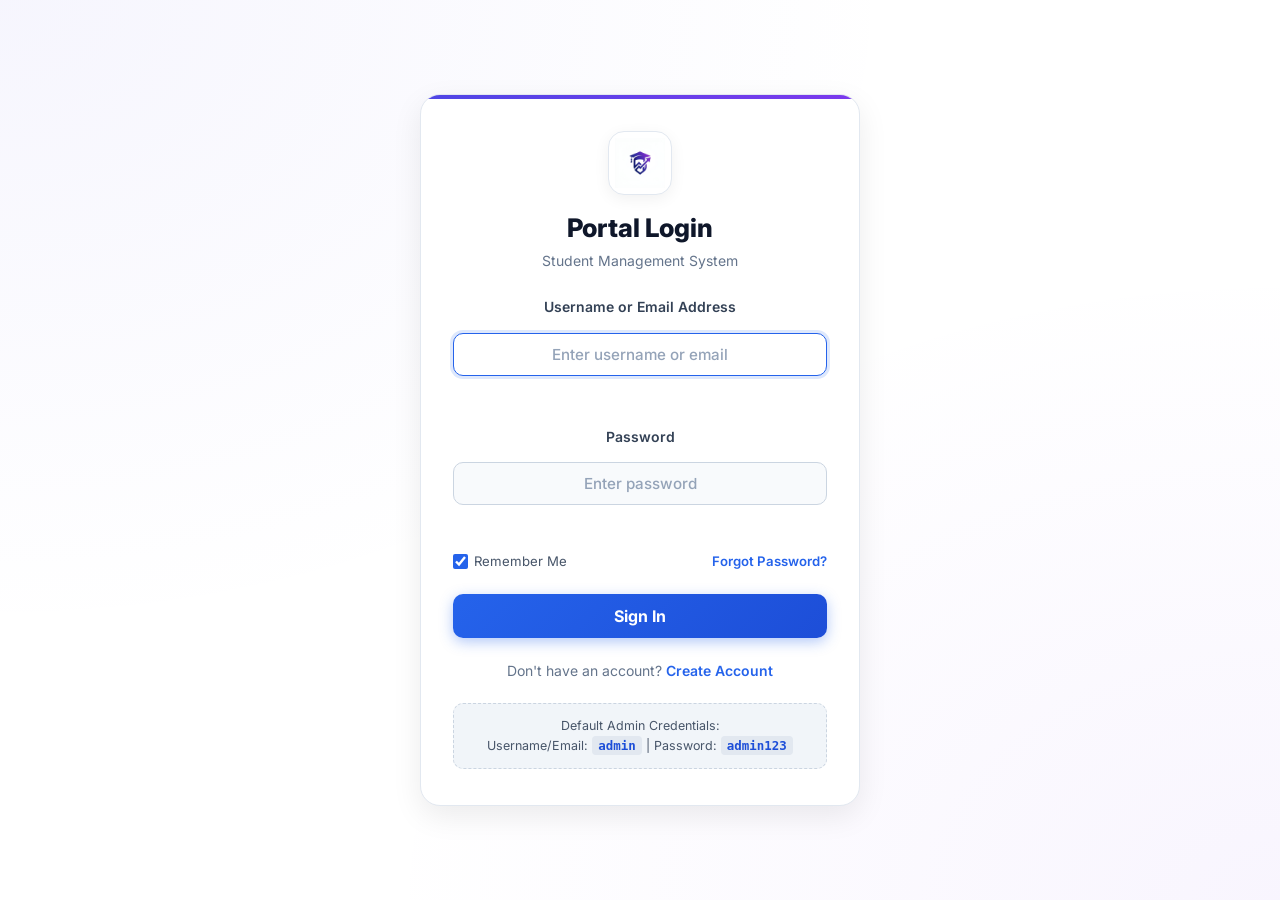
<file: frontend/login.html>
<!DOCTYPE html>
<!--
  login.html — Administrator & User Login Page
  Student Management System
  ===========================================
  Secure, responsive login screen supporting Username or Email authentication,
  Remember Me options, Forgot Password workflow, and Sign Up navigation.
-->
<html lang="en">
<head>
  <meta charset="UTF-8" />
  <meta name="viewport" content="width=device-width, initial-scale=1.0" />
  <title>Login — Student Management System</title>
  <meta name="description" content="User Login page for the Student Management System." />
  <link rel="preconnect" href="https://fonts.googleapis.com" />
  <link rel="preconnect" href="https://fonts.gstatic.com" crossorigin />
  <link href="https://fonts.googleapis.com/css2?family=Inter:wght@400;500;600;700;800&display=swap" rel="stylesheet" />
  <link rel="stylesheet" href="css/style.css" />

  <style>
    body {
      min-height: 100vh;
      display: flex;
      align-items: center;
      justify-content: center;
      background: #ffffff;
      background-image: 
        radial-gradient(at 0% 0%, rgba(79, 70, 229, 0.05) 0px, transparent 50%),
        radial-gradient(at 100% 100%, rgba(124, 58, 237, 0.05) 0px, transparent 50%);
      padding: var(--space-4);
    }

    .login-card {
      width: 100%;
      max-width: 440px;
      background: #ffffff;
      border: 1px solid #e2e8f0;
      border-radius: 20px;
      padding: 36px 32px;
      box-shadow: 0 10px 30px rgba(0, 0, 0, 0.08);
      position: relative;
      overflow: hidden;
      animation: fadeInUp 0.3s ease;
      text-align: center;
    }

    .login-card::before {
      content: '';
      position: absolute;
      top: 0; left: 0; right: 0;
      height: 4px;
      background: linear-gradient(90deg, #4f46e5, #7c3aed);
    }

    .login-header {
      text-align: center;
      margin-bottom: 24px;
    }

    .login-logo {
      width: 64px;
      height: 64px;
      border-radius: 16px;
      background: #ffffff;
      border: 1px solid #e2e8f0;
      display: flex;
      align-items: center;
      justify-content: center;
      margin: 0 auto 16px;
      box-shadow: 0 4px 16px rgba(0, 0, 0, 0.06);
      padding: 6px;
      overflow: hidden;
    }

    .login-logo img {
      width: 100%;
      height: 100%;
      object-fit: contain;
    }

    .login-title {
      font-size: 1.6rem;
      font-weight: 800;
      color: #0f172a;
      margin-bottom: 4px;
    }

    .login-subtitle {
      font-size: 0.875rem;
      color: #64748b;
    }

    .login-form {
      display: flex;
      flex-direction: column;
      gap: 18px;
      align-items: center;
    }

    .form-group {
      width: 100%;
      display: flex;
      flex-direction: column;
      align-items: center;
      text-align: center;
    }

    .form-label {
      display: block;
      width: 100%;
      text-align: center;
      font-size: 0.875rem;
      font-weight: 600;
      color: #334155;
      margin-bottom: 6px;
    }

    .input-wrapper {
      width: 100%;
      display: flex;
      justify-content: center;
    }

    .form-control {
      width: 100%;
      text-align: center;
      background: #f8fafc;
      border: 1px solid #cbd5e1;
      color: #0f172a;
      font-size: 0.95rem;
      font-weight: 500;
      padding: 11px 16px;
      border-radius: 10px;
      transition: all 0.2s ease;
    }

    .form-control:focus {
      background: #ffffff;
      border-color: #2563eb;
      box-shadow: 0 0 0 3px rgba(37, 99, 235, 0.15);
      outline: none;
    }

    .form-control::placeholder {
      color: #94a3b8;
      text-align: center;
    }

    .form-options {
      width: 100%;
      display: flex;
      align-items: center;
      justify-content: space-between;
      font-size: 0.825rem;
      color: #475569;
      margin-top: -4px;
    }

    .remember-me {
      display: flex;
      align-items: center;
      gap: 6px;
      cursor: pointer;
      user-select: none;
    }

    .remember-me input {
      accent-color: #2563eb;
      width: 15px;
      height: 15px;
      cursor: pointer;
    }

    .forgot-link {
      color: #2563eb;
      font-weight: 600;
      text-decoration: none;
    }

    .forgot-link:hover {
      text-decoration: underline;
    }

    .error-message {
      text-align: center;
      width: 100%;
      color: #dc2626;
      font-size: 0.8rem;
      margin-top: 4px;
    }

    .alert-banner {
      padding: 11px 14px;
      border-radius: 10px;
      font-size: 0.85rem;
      display: none;
      align-items: center;
      justify-content: center;
      gap: 8px;
      margin-bottom: 16px;
    }

    .alert-error {
      background: #fef2f2;
      border: 1px solid #fecaca;
      color: #dc2626;
    }

    .alert-success {
      background: #f0fdf4;
      border: 1px solid #bbf7d0;
      color: #16a34a;
    }

    .btn-login {
      width: 100%;
      padding: 12px 20px;
      font-size: 1rem;
      font-weight: 700;
      background: linear-gradient(135deg, #2563eb, #1d4ed8);
      color: white;
      border: none;
      border-radius: 10px;
      cursor: pointer;
      box-shadow: 0 4px 14px rgba(37, 99, 235, 0.35);
      transition: all 0.2s ease;
      display: flex;
      align-items: center;
      justify-content: center;
      gap: 8px;
      margin-top: 4px;
    }

    .btn-login:hover {
      transform: translateY(-1px);
      box-shadow: 0 6px 20px rgba(37, 99, 235, 0.5);
    }

    .btn-login:disabled {
      opacity: 0.6;
      cursor: not-allowed;
      transform: none;
    }

    .login-footer {
      margin-top: 22px;
      font-size: 0.875rem;
      color: #64748b;
    }

    .login-footer a {
      color: #2563eb;
      font-weight: 600;
      text-decoration: none;
    }

    .login-footer a:hover {
      text-decoration: underline;
    }

    .login-credentials-hint {
      margin-top: 20px;
      padding: 12px;
      background: #f1f5f9;
      border: 1px dashed #cbd5e1;
      border-radius: 10px;
      font-size: 0.78rem;
      color: #475569;
      text-align: center;
    }

    .login-credentials-hint code {
      background: #e2e8f0;
      padding: 2px 6px;
      border-radius: 4px;
      color: #1d4ed8;
      font-family: monospace;
      font-weight: 600;
    }
  </style>
</head>
<body>

  <div class="login-card">
    <div class="login-header">
      <div class="login-logo">
        <img src="assets/logo.png" alt="SMS Logo" />
      </div>
      <h1 class="login-title">Portal Login</h1>
      <p class="login-subtitle">Student Management System</p>
    </div>

    <!-- Alert Box -->
    <div id="login-alert" class="alert-banner alert-error" role="alert">
      <span>⚠️</span>
      <span id="login-alert-text">Invalid Username/Email or password.</span>
    </div>

    <!-- Success Alert Box -->
    <div id="login-success" class="alert-banner alert-success" role="alert">
      <span>✓</span>
      <span id="login-success-text"></span>
    </div>

    <form id="login-form" class="login-form" novalidate>
      <div class="form-group">
        <label for="username" class="form-label">Username or Email Address</label>
        <div class="input-wrapper">
          <input
            type="text"
            id="username"
            name="username"
            class="form-control"
            placeholder="Enter username or email"
            required
            autocomplete="username"
            autofocus
          />
        </div>
        <span class="error-message" id="error-username"></span>
      </div>

      <div class="form-group">
        <label for="password" class="form-label">Password</label>
        <div class="input-wrapper">
          <input
            type="password"
            id="password"
            name="password"
            class="form-control"
            placeholder="Enter password"
            required
            autocomplete="current-password"
          />
        </div>
        <span class="error-message" id="error-password"></span>
      </div>

      <div class="form-options">
        <label class="remember-me">
          <input type="checkbox" id="remember-me" name="remember" checked />
          <span>Remember Me</span>
        </label>
        <a href="#" id="forgot-password-link" class="forgot-link">Forgot Password?</a>
      </div>

      <button type="submit" id="btn-submit" class="btn-login">
        <span id="btn-text">Sign In</span>
      </button>
    </form>

    <div class="login-footer">
      Don't have an account? <a href="signup.html">Create Account</a>
    </div>

    <div class="login-credentials-hint">
      Default Admin Credentials:<br/>
      Username/Email: <code>admin</code> | Password: <code>admin123</code>
    </div>
  </div>

  <script src="js/api.js"></script>
  <script>
    document.addEventListener('DOMContentLoaded', () => {
      // Check if redirected from sign up
      const regMsg = sessionStorage.getItem('sms_register_success');
      if (regMsg) {
        const successBox = document.getElementById('login-success');
        const successText = document.getElementById('login-success-text');
        successText.textContent = regMsg;
        successBox.style.display = 'flex';
        sessionStorage.removeItem('sms_register_success');
      }

      // If already logged in, redirect to dashboard
      if (StudentAPI.isAuthenticated()) {
        window.location.href = 'index.html';
        return;
      }

      const form = document.getElementById('login-form');
      const alertBox = document.getElementById('login-alert');
      const alertText = document.getElementById('login-alert-text');
      const btnSubmit = document.getElementById('btn-submit');
      const btnText = document.getElementById('btn-text');

      // Forgot Password interactive prompt
      document.getElementById('forgot-password-link').addEventListener('click', (e) => {
        e.preventDefault();
        const email = prompt('Please enter your registered Email address to reset your password:');
        if (email && email.trim()) {
          showToast('Password reset link sent to ' + escapeHtml(email.trim()), 'info', 4000);
        }
      });

      form.addEventListener('submit', async (e) => {
        e.preventDefault();
        alertBox.style.display = 'none';

        const usernameInput = document.getElementById('username');
        const passwordInput = document.getElementById('password');
        const errUsername = document.getElementById('error-username');
        const errPassword = document.getElementById('error-password');

        errUsername.textContent = '';
        errPassword.textContent = '';

        const identifier = usernameInput.value.trim();
        const password = passwordInput.value.trim();

        let valid = true;
        if (!identifier) {
          errUsername.textContent = 'Please enter your username or email.';
          valid = false;
        }
        if (!password) {
          errPassword.textContent = 'Please enter your password.';
          valid = false;
        }

        if (!valid) return;

        btnSubmit.disabled = true;
        btnText.textContent = 'Signing in...';

        try {
          const response = await StudentAPI.login(identifier, password);
          if (response?.success) {
            showToast('Login successful! Redirecting...', 'success');
            setTimeout(() => {
              window.location.href = 'index.html';
            }, 400);
          } else {
            alertText.textContent = response?.message || 'Invalid Username/Email or password.';
            alertBox.style.display = 'flex';
          }
        } catch (err) {
          alertText.textContent = err.message || 'Login failed. Please check your credentials.';
          alertBox.style.display = 'flex';
        } finally {
          btnSubmit.disabled = false;
          btnText.textContent = 'Sign In';
        }
      });
    });
  </script>
</body>
</html>
</file>
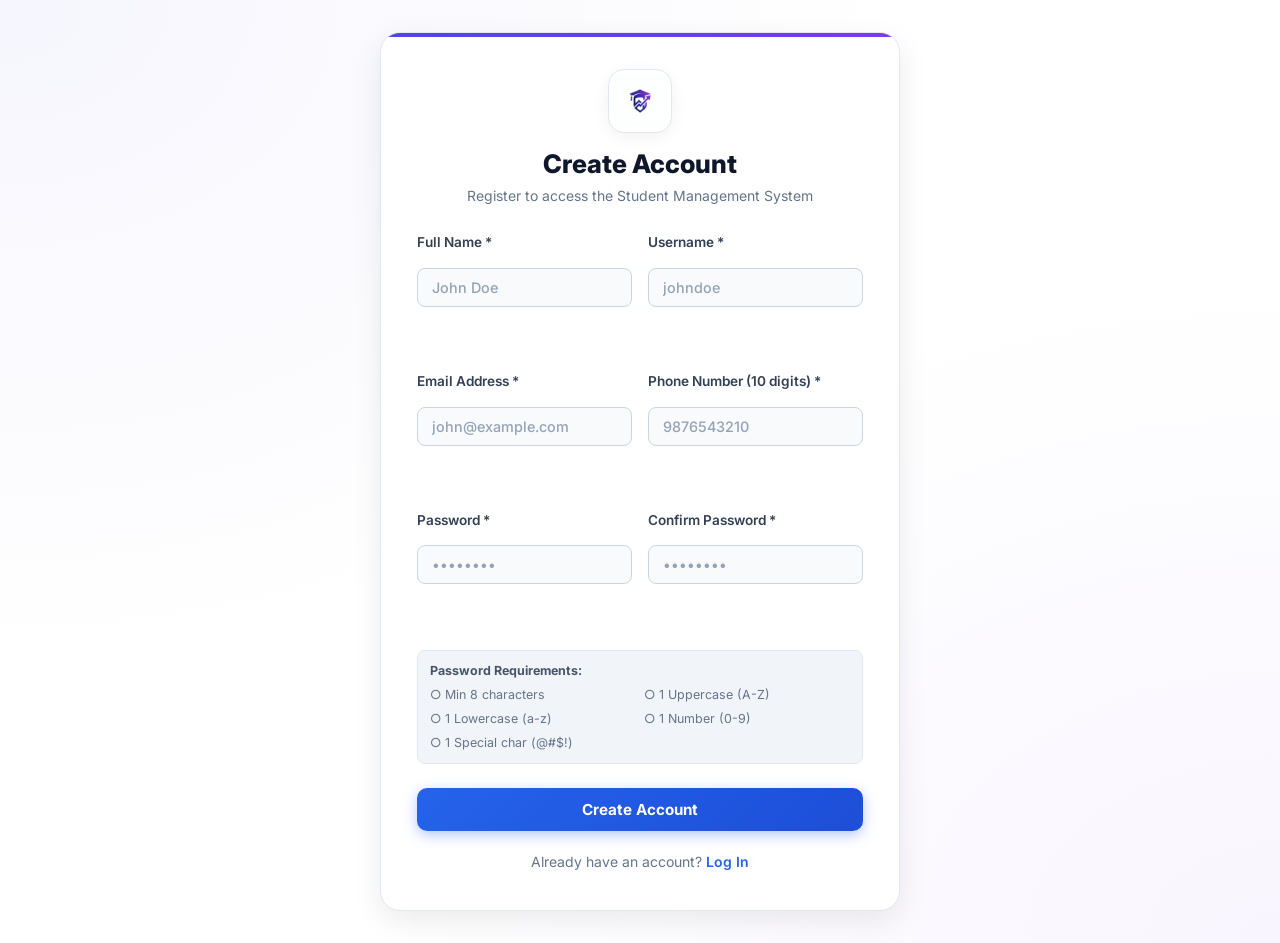
<file: frontend/signup.html>
<!DOCTYPE html>
<!--
  signup.html — User Registration / Sign Up Page
  Student Management System
  =============================================
  Professional Blue & White theme, real-time client-side validation,
  password strength requirements, and seamless integration with Django REST API.
-->
<html lang="en">
<head>
  <meta charset="UTF-8" />
  <meta name="viewport" content="width=device-width, initial-scale=1.0" />
  <title>Create Account — Student Management System</title>
  <meta name="description" content="Sign up for a new account on the Student Management System." />
  <link rel="preconnect" href="https://fonts.googleapis.com" />
  <link rel="preconnect" href="https://fonts.gstatic.com" crossorigin />
  <link href="https://fonts.googleapis.com/css2?family=Inter:wght@400;500;600;700;800&display=swap" rel="stylesheet" />
  <link rel="stylesheet" href="css/style.css" />

  <style>
    body {
      min-height: 100vh;
      display: flex;
      align-items: center;
      justify-content: center;
      background: #ffffff;
      background-image: 
        radial-gradient(at 0% 0%, rgba(79, 70, 229, 0.05) 0px, transparent 50%),
        radial-gradient(at 100% 100%, rgba(124, 58, 237, 0.05) 0px, transparent 50%);
      padding: 32px 16px;
    }

    .signup-card {
      width: 100%;
      max-width: 520px;
      background: #ffffff;
      border: 1px solid #e2e8f0;
      border-radius: 20px;
      padding: 36px 36px;
      box-shadow: 0 10px 30px rgba(0, 0, 0, 0.08);
      position: relative;
      overflow: hidden;
      animation: fadeInUp 0.3s ease;
    }

    .signup-card::before {
      content: '';
      position: absolute;
      top: 0; left: 0; right: 0;
      height: 4px;
      background: linear-gradient(90deg, #4f46e5, #7c3aed);
    }

    .signup-header {
      text-align: center;
      margin-bottom: 24px;
    }

    .signup-logo {
      width: 64px;
      height: 64px;
      border-radius: 16px;
      background: #ffffff;
      border: 1px solid #e2e8f0;
      display: flex;
      align-items: center;
      justify-content: center;
      margin: 0 auto 14px;
      box-shadow: 0 4px 16px rgba(0, 0, 0, 0.06);
      padding: 6px;
      overflow: hidden;
    }

    .signup-logo img {
      width: 100%;
      height: 100%;
      object-fit: contain;
    }

    .signup-title {
      font-size: 1.6rem;
      font-weight: 800;
      color: #0f172a;
      margin-bottom: 4px;
    }

    .signup-subtitle {
      font-size: 0.875rem;
      color: #64748b;
    }

    .signup-form {
      display: flex;
      flex-direction: column;
      gap: 16px;
    }

    .form-row {
      display: grid;
      grid-template-columns: 1fr 1fr;
      gap: 16px;
    }

    @media (max-width: 540px) {
      .form-row { grid-template-columns: 1fr; }
    }

    .form-group {
      width: 100%;
      display: flex;
      flex-direction: column;
    }

    .form-label {
      display: block;
      font-size: 0.85rem;
      font-weight: 600;
      color: #334155;
      margin-bottom: 6px;
    }

    .form-control {
      width: 100%;
      background: #f8fafc;
      border: 1px solid #cbd5e1;
      color: #0f172a;
      font-size: 0.9rem;
      font-weight: 500;
      padding: 10px 14px;
      border-radius: 8px;
      transition: all 0.2s ease;
    }

    .form-control:focus {
      background: #ffffff;
      border-color: #2563eb;
      box-shadow: 0 0 0 3px rgba(37, 99, 235, 0.15);
      outline: none;
    }

    .form-control::placeholder {
      color: #94a3b8;
    }

    .error-message {
      color: #dc2626;
      font-size: 0.78rem;
      margin-top: 4px;
      min-height: 16px;
    }

    .password-hint-box {
      background: #f1f5f9;
      border: 1px solid #e2e8f0;
      border-radius: 8px;
      padding: 10px 12px;
      font-size: 0.78rem;
      color: #475569;
      margin-top: 2px;
    }

    .password-hint-list {
      display: grid;
      grid-template-columns: 1fr 1fr;
      gap: 4px 8px;
      margin-top: 4px;
      list-style: none;
      padding: 0;
    }

    .password-hint-item {
      display: flex;
      align-items: center;
      gap: 4px;
      color: #64748b;
    }

    .password-hint-item.valid {
      color: #16a34a;
      font-weight: 600;
    }

    .alert-error {
      background: #fef2f2;
      border: 1px solid #fecaca;
      color: #dc2626;
      padding: 10px 14px;
      border-radius: 8px;
      font-size: 0.85rem;
      display: none;
      align-items: center;
      gap: 8px;
    }

    .btn-signup {
      width: 100%;
      padding: 12px 20px;
      font-size: 0.95rem;
      font-weight: 700;
      background: linear-gradient(135deg, #2563eb, #1d4ed8);
      color: white;
      border: none;
      border-radius: 10px;
      cursor: pointer;
      box-shadow: 0 4px 14px rgba(37, 99, 235, 0.35);
      transition: all 0.2s ease;
      display: flex;
      align-items: center;
      justify-content: center;
      gap: 8px;
      margin-top: 8px;
    }

    .btn-signup:hover {
      transform: translateY(-1px);
      box-shadow: 0 6px 20px rgba(37, 99, 235, 0.5);
    }

    .btn-signup:disabled {
      opacity: 0.6;
      cursor: not-allowed;
      transform: none;
    }

    .signup-footer {
      margin-top: 20px;
      text-align: center;
      font-size: 0.875rem;
      color: #64748b;
    }

    .signup-footer a {
      color: #2563eb;
      font-weight: 600;
      text-decoration: none;
    }

    .signup-footer a:hover {
      text-decoration: underline;
    }
  </style>
</head>
<body>

  <div class="signup-card">
    <div class="signup-header">
      <div class="signup-logo">
        <img src="assets/logo.png" alt="SMS Logo" />
      </div>
      <h1 class="signup-title">Create Account</h1>
      <p class="signup-subtitle">Register to access the Student Management System</p>
    </div>

    <div id="signup-alert" class="alert-error" role="alert">
      <span>⚠️</span>
      <span id="signup-alert-text">Registration failed. Please check your details.</span>
    </div>

    <form id="signup-form" class="signup-form" novalidate>
      
      <!-- Row 1: Full Name & Username -->
      <div class="form-row">
        <div class="form-group">
          <label for="full_name" class="form-label">Full Name *</label>
          <input type="text" id="full_name" name="full_name" class="form-control" placeholder="John Doe" required />
          <span class="error-message" id="error-full_name"></span>
        </div>
        <div class="form-group">
          <label for="username" class="form-label">Username *</label>
          <input type="text" id="username" name="username" class="form-control" placeholder="johndoe" required />
          <span class="error-message" id="error-username"></span>
        </div>
      </div>

      <!-- Row 2: Email & Phone -->
      <div class="form-row">
        <div class="form-group">
          <label for="email" class="form-label">Email Address *</label>
          <input type="email" id="email" name="email" class="form-control" placeholder="john@example.com" required />
          <span class="error-message" id="error-email"></span>
        </div>
        <div class="form-group">
          <label for="phone_number" class="form-label">Phone Number (10 digits) *</label>
          <input type="tel" id="phone_number" name="phone_number" class="form-control" placeholder="9876543210" maxlength="10" required />
          <span class="error-message" id="error-phone_number"></span>
        </div>
      </div>

      <!-- Row 3: Password & Confirm Password -->
      <div class="form-row">
        <div class="form-group">
          <label for="password" class="form-label">Password *</label>
          <input type="password" id="password" name="password" class="form-control" placeholder="••••••••" required />
          <span class="error-message" id="error-password"></span>
        </div>
        <div class="form-group">
          <label for="confirm_password" class="form-label">Confirm Password *</label>
          <input type="password" id="confirm_password" name="confirm_password" class="form-control" placeholder="••••••••" required />
          <span class="error-message" id="error-confirm_password"></span>
        </div>
      </div>

      <!-- Password strength checklist -->
      <div class="password-hint-box">
        <strong>Password Requirements:</strong>
        <ul class="password-hint-list">
          <li class="password-hint-item" id="rule-length"><span>○</span> Min 8 characters</li>
          <li class="password-hint-item" id="rule-uppercase"><span>○</span> 1 Uppercase (A-Z)</li>
          <li class="password-hint-item" id="rule-lowercase"><span>○</span> 1 Lowercase (a-z)</li>
          <li class="password-hint-item" id="rule-number"><span>○</span> 1 Number (0-9)</li>
          <li class="password-hint-item" id="rule-special"><span>○</span> 1 Special char (@#$!)</li>
        </ul>
      </div>

      <button type="submit" id="btn-submit" class="btn-signup">
        <span id="btn-text">Create Account</span>
      </button>
    </form>

    <div class="signup-footer">
      Already have an account? <a href="login.html">Log In</a>
    </div>
  </div>

  <script src="js/api.js"></script>
  <script>
    document.addEventListener('DOMContentLoaded', () => {
      // If already logged in, redirect to dashboard
      if (StudentAPI.isAuthenticated()) {
        window.location.href = 'index.html';
        return;
      }

      const form = document.getElementById('signup-form');
      const passwordInput = document.getElementById('password');
      const confirmInput = document.getElementById('confirm_password');
      const alertBox = document.getElementById('signup-alert');
      const alertText = document.getElementById('signup-alert-text');
      const btnSubmit = document.getElementById('btn-submit');
      const btnText = document.getElementById('btn-text');

      // Password strength live updates
      passwordInput.addEventListener('input', () => {
        const val = passwordInput.value;
        setRule('rule-length', val.length >= 8);
        setRule('rule-uppercase', /[A-Z]/.test(val));
        setRule('rule-lowercase', /[a-z]/.test(val));
        setRule('rule-number', /[0-9]/.test(val));
        setRule('rule-special', /[!@#$%^&*()_+\-=\[\]{};':"\\|,.<>\/?]/.test(val));
      });

      function setRule(id, isValid) {
        const el = document.getElementById(id);
        if (!el) return;
        if (isValid) {
          el.classList.add('valid');
          el.querySelector('span').textContent = '✓';
        } else {
          el.classList.remove('valid');
          el.querySelector('span').textContent = '○';
        }
      }

      form.addEventListener('submit', async (e) => {
        e.preventDefault();
        alertBox.style.display = 'none';

        // Clear error messages
        ['full_name', 'username', 'email', 'phone_number', 'password', 'confirm_password'].forEach(id => {
          const errEl = document.getElementById(`error-${id}`);
          if (errEl) errEl.textContent = '';
        });

        const payload = {
          full_name: document.getElementById('full_name').value.trim(),
          username: document.getElementById('username').value.trim(),
          email: document.getElementById('email').value.trim(),
          phone_number: document.getElementById('phone_number').value.trim(),
          password: passwordInput.value,
          confirm_password: confirmInput.value,
        };

        // Client-side validation
        let valid = true;
        if (!payload.full_name || payload.full_name.length < 2) {
          showFieldError('full_name', 'Full name must be at least 2 characters.');
          valid = false;
        }
        if (!payload.username) {
          showFieldError('username', 'Username is required.');
          valid = false;
        }
        if (!payload.email || !/^[^\s@]+@[^\s@]+\.[^\s@]+$/.test(payload.email)) {
          showFieldError('email', 'Please enter a valid email address.');
          valid = false;
        }
        const phoneDigits = payload.phone_number.replace(/\D/g, '');
        if (phoneDigits.length !== 10) {
          showFieldError('phone_number', 'Phone number must contain exactly 10 digits.');
          valid = false;
        }
        if (payload.password.length < 8 ||
            !/[A-Z]/.test(payload.password) ||
            !/[a-z]/.test(payload.password) ||
            !/[0-9]/.test(payload.password) ||
            !/[!@#$%^&*()_+\-=\[\]{};':"\\|,.<>\/?]/.test(payload.password)) {
          showFieldError('password', 'Password must satisfy all strength rules below.');
          valid = false;
        }
        if (payload.password !== payload.confirm_password) {
          showFieldError('confirm_password', 'Passwords do not match.');
          valid = false;
        }

        if (!valid) return;

        btnSubmit.disabled = true;
        btnText.textContent = 'Creating Account...';

        try {
          const response = await StudentAPI.register(payload);
          if (response?.success) {
            showToast('Account created successfully! Redirecting to login...', 'success', 3000);
            sessionStorage.setItem('sms_register_success', 'Account created successfully! Please log in with your credentials.');
            setTimeout(() => {
              window.location.href = 'login.html';
            }, 1000);
          } else {
            handleServerErrors(response);
          }
        } catch (err) {
          if (err.data && err.data.errors) {
            handleServerErrors(err.data);
          } else {
            alertText.textContent = err.message || 'Registration failed. Please try again.';
            alertBox.style.display = 'flex';
          }
        } finally {
          btnSubmit.disabled = false;
          btnText.textContent = 'Create Account';
        }
      });

      function showFieldError(field, msg) {
        const el = document.getElementById(`error-${field}`);
        if (el) el.textContent = msg;
      }

      function handleServerErrors(data) {
        if (data.errors) {
          Object.keys(data.errors).forEach(key => {
            const errs = data.errors[key];
            const msg = Array.isArray(errs) ? errs.join(' ') : errs;
            showFieldError(key, msg);
          });
        }
        alertText.textContent = data.message || 'Validation failed. Please check the highlighted fields.';
        alertBox.style.display = 'flex';
      }
    });
  </script>
</body>
</html>
</file>
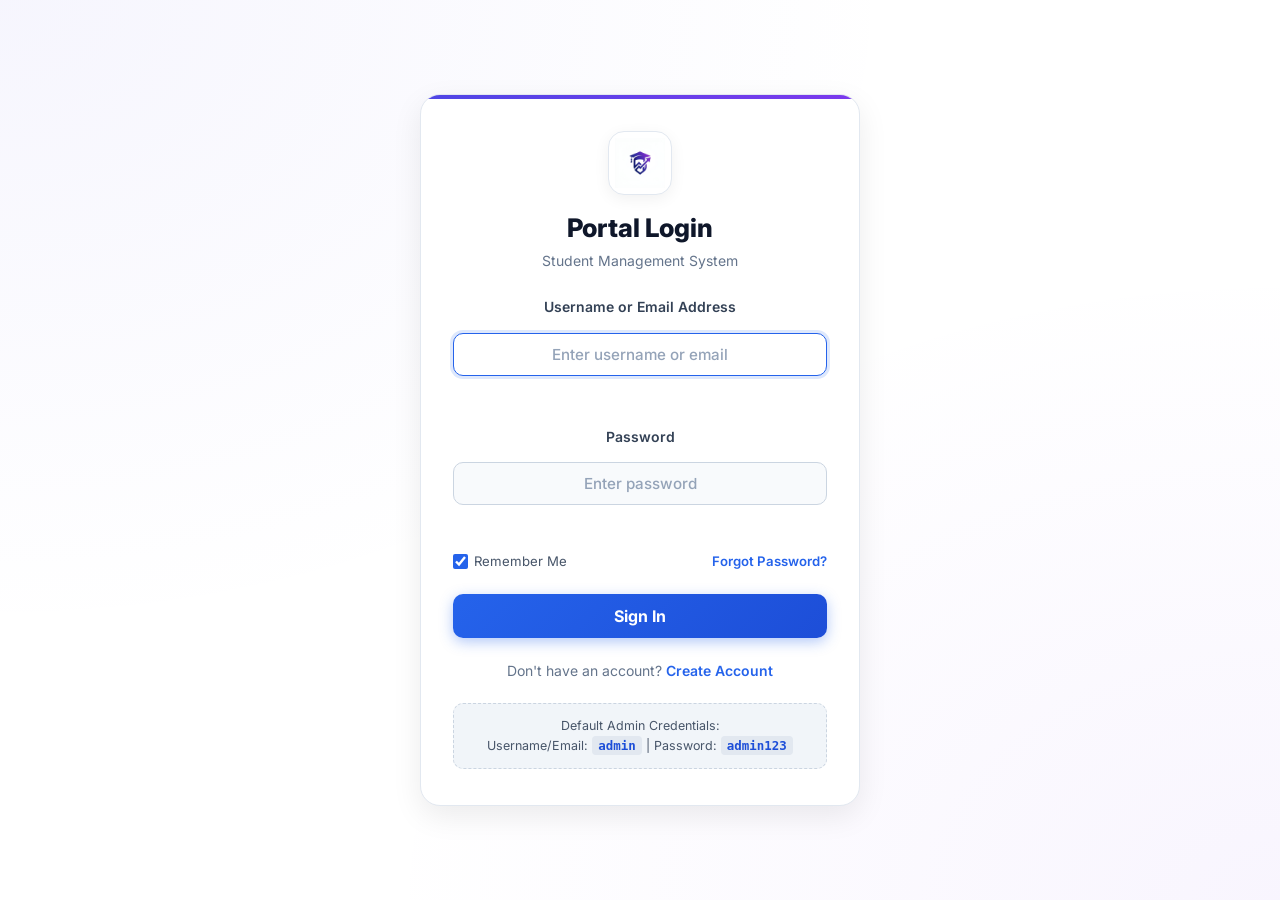
<file: frontend/students.html>
<!DOCTYPE html>
<!--
  students.html — Students Management Page (CRUD + Search + Filter + Sort)
  Student Management System
-->
<html lang="en">
<head>
  <meta charset="UTF-8" />
  <meta name="viewport" content="width=device-width, initial-scale=1.0" />
  <title>Students — Student Management System</title>
  <meta name="description"
        content="Manage all student records — search, filter, sort, add, edit, and delete." />
  <link rel="preconnect" href="https://fonts.googleapis.com" />
  <link rel="preconnect" href="https://fonts.gstatic.com" crossorigin />
  <link href="https://fonts.googleapis.com/css2?family=Inter:wght@400;500;600;700;800&display=swap" rel="stylesheet" />
  <link rel="stylesheet" href="css/style.css" />

  <style>
    /* ---------------------------------------------------------------
       Student avatar
    --------------------------------------------------------------- */
    .student-avatar {
      width:32px; height:32px; border-radius:50%;
      background:linear-gradient(135deg,var(--clr-accent-start),var(--clr-accent-end));
      display:flex; align-items:center; justify-content:center;
      font-size:11px; font-weight:700; color:#fff; flex-shrink:0;
    }
    .email-link { color:var(--clr-text-secondary); text-decoration:none; transition:color var(--transition-fast); }
    .email-link:hover { color:var(--clr-accent); }
    .table-actions { display:flex; align-items:center; gap:var(--space-2); }

    /* Error highlight */
    .field-error {
      border-color:var(--clr-danger) !important;
      box-shadow:0 0 0 3px rgba(239,68,68,0.15) !important;
    }

    /* Record count */
    .record-count-badge {
      display:inline-flex; align-items:center; gap:var(--space-2);
      font-size:var(--font-size-sm); color:var(--clr-text-muted); margin-bottom:var(--space-4);
    }
    .record-count-number {
      background:var(--clr-bg-elevated); border:1px solid var(--clr-border);
      border-radius:var(--radius-full); padding:2px 10px;
      font-size:var(--font-size-xs); font-weight:600; color:var(--clr-text-secondary);
    }

    /* Year filter chips */
    .filter-chips { display:flex; align-items:center; gap:var(--space-2); flex-wrap:wrap; }
    .filter-chip {
      padding:var(--space-1) var(--space-3); border-radius:var(--radius-full);
      font-size:var(--font-size-xs); font-weight:600;
      background:var(--clr-bg-elevated); border:1px solid var(--clr-border);
      color:var(--clr-text-secondary); cursor:pointer; transition:all var(--transition-fast);
    }
    .filter-chip:hover, .filter-chip.active {
      background:var(--clr-accent-light); border-color:var(--clr-border-accent); color:var(--clr-accent);
    }

    /* Department filter select */
    .dept-filter-wrap {
      position:relative; display:flex; align-items:center;
    }
    .dept-filter-wrap select {
      background:var(--clr-bg-elevated); border:1px solid var(--clr-border);
      border-radius:var(--radius-md); color:var(--clr-text-secondary);
      font-size:var(--font-size-sm); font-weight:500; font-family:inherit;
      padding:var(--space-2) var(--space-8) var(--space-2) var(--space-3);
      cursor:pointer; outline:none; appearance:none;
      background-image:url("data:image/svg+xml,%3Csvg xmlns='http://www.w3.org/2000/svg' width='12' height='12' viewBox='0 0 24 24' fill='none' stroke='%2394a3b8' stroke-width='2'%3E%3Cpolyline points='6 9 12 15 18 9'%3E%3C/polyline%3E%3C/svg%3E");
      background-repeat:no-repeat; background-position:right 10px center;
      transition:border-color var(--transition-fast);
    }
    .dept-filter-wrap select:focus { border-color:var(--clr-accent); }
    .dept-filter-wrap select:hover { border-color:var(--clr-border-accent); }

    /* Active filters bar */
    #active-filters-bar {
      display:none; align-items:center; gap:var(--space-3); flex-wrap:wrap;
      padding:var(--space-3) var(--space-4); background:rgba(99,102,241,0.07);
      border:1px solid rgba(99,102,241,0.2); border-radius:var(--radius-md);
      margin-bottom:var(--space-4); font-size:var(--font-size-xs);
      color:var(--clr-text-secondary);
    }
    .active-filter-tag {
      background:var(--clr-accent-light); color:var(--clr-accent);
      border-radius:var(--radius-full); padding:2px 10px; font-weight:600;
    }

    /* Sortable column headers */
    th[data-sort] { user-select:none; white-space:nowrap; }
    th[data-sort]:hover { color:var(--clr-text-primary); }
    .sort-indicator { font-size:0.65rem; vertical-align:middle; color:var(--clr-text-muted); }

    /* Clear filters button */
    .btn-clear-filters {
      display:inline-flex; align-items:center; gap:4px;
      padding:var(--space-1) var(--space-3); border-radius:var(--radius-full);
      font-size:var(--font-size-xs); font-weight:600;
      background:var(--clr-danger-light); color:var(--clr-danger);
      border:1px solid rgba(239,68,68,0.3); cursor:pointer;
      transition:all var(--transition-fast);
    }
    .btn-clear-filters:hover { background:var(--clr-danger); color:#fff; }

    /* ---------------------------------------------------------------
       Modal
    --------------------------------------------------------------- */
    .modal-backdrop {
      display:none; position:fixed; inset:0;
      background:rgba(0,0,0,0.65); backdrop-filter:blur(4px);
      -webkit-backdrop-filter:blur(4px); z-index:500;
      align-items:center; justify-content:center; padding:var(--space-4);
    }
    .modal-backdrop.open { display:flex; animation:fadeInUp 0.2s ease; }
    .modal-panel {
      background:var(--clr-bg-surface); border:1px solid var(--clr-border);
      border-radius:var(--radius-xl); width:100%; max-width:640px;
      max-height:90vh; overflow-y:auto; box-shadow:var(--shadow-lg);
      scrollbar-width:thin; scrollbar-color:var(--clr-bg-hover) transparent;
    }
    .modal-panel::-webkit-scrollbar { width:5px; }
    .modal-panel::-webkit-scrollbar-thumb { background:var(--clr-bg-hover); border-radius:3px; }
    .modal-header {
      display:flex; align-items:center; justify-content:space-between;
      padding:var(--space-6) var(--space-6) var(--space-5);
      border-bottom:1px solid var(--clr-border);
      position:sticky; top:0; background:var(--clr-bg-surface); z-index:1;
    }
    .modal-header h2 { font-size:var(--font-size-lg); font-weight:700; }
    .modal-close {
      background:transparent; border:none; color:var(--clr-text-muted);
      cursor:pointer; padding:var(--space-2); border-radius:var(--radius-sm);
      font-size:1.2rem; line-height:1; transition:all var(--transition-fast);
    }
    .modal-close:hover { color:var(--clr-text-primary); background:var(--clr-bg-hover); }
    .modal-body { padding:var(--space-6); }
    .modal-footer {
      padding:var(--space-4) var(--space-6); border-top:1px solid var(--clr-border);
      display:flex; justify-content:flex-end; gap:var(--space-3);
      background:var(--clr-bg-surface); position:sticky; bottom:0;
    }
    .form-error-msg {
      display:block; font-size:var(--font-size-xs); color:var(--clr-danger);
      margin-top:4px; min-height:1em;
    }

    /* Responsive */
    @media (max-width:900px) { .col-phone { display:none; } }
    @media (max-width:640px) {
      .filter-chips, .dept-filter-wrap { display:none; }
      .table-toolbar { flex-direction:column; align-items:stretch; }
      .table-toolbar-right { justify-content:space-between; }
      .search-bar { max-width:100%; }
    }
  </style>
</head>

<body>
  <div id="sidebar-overlay" class="sidebar-overlay" aria-hidden="true"></div>

  <div class="app-shell">

    <!-- Sidebar -->
    <aside id="sidebar" class="sidebar" aria-label="Main navigation">
      <div class="sidebar-brand">
        <div class="sidebar-brand-icon" aria-hidden="true">
          <img src="assets/logo.png" alt="SMS Logo" />
        </div>
        <div class="sidebar-brand-text">
          <span class="sidebar-brand-name">SMS Portal</span>
          <span class="sidebar-brand-sub">Student Management</span>
        </div>
      </div>

      <nav class="sidebar-nav" aria-label="Page navigation">
        <span class="nav-section-label">Main Menu</span>
        <a href="index.html" class="nav-link">
          <svg class="nav-link-icon" xmlns="http://www.w3.org/2000/svg" fill="none" viewBox="0 0 24 24" stroke="currentColor" stroke-width="2">
            <path stroke-linecap="round" stroke-linejoin="round" d="M2.25 12l8.954-8.955c.44-.439 1.152-.439 1.591 0L21.75 12M4.5 9.75v10.125c0 .621.504 1.125 1.125 1.125H9.75v-4.875c0-.621.504-1.125 1.125-1.125h2.25c.621 0 1.125.504 1.125 1.125V21h4.125c.621 0 1.125-.504 1.125-1.125V9.75M8.25 21h8.25" />
          </svg>
          <span class="nav-link-label">Dashboard</span>
        </a>
        <a href="students.html" class="nav-link active" aria-current="page">
          <svg class="nav-link-icon" xmlns="http://www.w3.org/2000/svg" fill="none" viewBox="0 0 24 24" stroke="currentColor" stroke-width="2">
            <path stroke-linecap="round" stroke-linejoin="round" d="M15 19.128a9.38 9.38 0 002.625.372 9.337 9.337 0 004.121-.952 4.125 4.125 0 00-7.533-2.493M15 19.128v-.003c0-1.113-.285-2.16-.786-3.07M15 19.128v.106A12.318 12.318 0 018.624 21c-2.331 0-4.512-.645-6.374-1.766l-.001-.109a6.375 6.375 0 0111.964-3.07M12 6.375a3.375 3.375 0 11-6.75 0 3.375 3.375 0 016.75 0zm8.25 2.25a2.625 2.625 0 11-5.25 0 2.625 2.625 0 015.25 0z" />
          </svg>
          <span class="nav-link-label">Students</span>
        </a>
        <span class="nav-section-label" style="margin-top:var(--space-2)">Info</span>
        <a href="about.html" class="nav-link">
          <svg class="nav-link-icon" xmlns="http://www.w3.org/2000/svg" fill="none" viewBox="0 0 24 24" stroke="currentColor" stroke-width="2">
            <path stroke-linecap="round" stroke-linejoin="round" d="M11.25 11.25l.041-.02a.75.75 0 011.063.852l-.708 2.836a.75.75 0 001.063.853l.041-.021M21 12a9 9 0 11-18 0 9 9 0 0118 0zm-9-3.75h.008v.008H12V8.25z" />
          </svg>
          <span class="nav-link-label">About</span>
        </a>
      </nav>

      <div class="sidebar-footer">
        <div class="sidebar-footer-dot"></div>
        <div class="sidebar-footer-info">
          <span class="sidebar-footer-title">System Online</span>
          <span class="sidebar-footer-sub">v1.0 — Phase 3</span>
        </div>
      </div>
    </aside>

    <!-- Main column -->
    <div class="main-column">

      <!-- Topbar -->
      <header class="topbar" role="banner">
        <div class="topbar-left">
          <button id="sidebar-toggle" class="sidebar-toggle" aria-label="Toggle menu" aria-expanded="false">
            <svg xmlns="http://www.w3.org/2000/svg" fill="none" viewBox="0 0 24 24"
                 stroke="currentColor" stroke-width="2" style="width:22px;height:22px">
              <path stroke-linecap="round" stroke-linejoin="round" d="M3.75 6.75h16.5M3.75 12h16.5m-16.5 5.25h16.5" />
            </svg>
          </button>
          <div>
            <div class="topbar-title">Students</div>
            <div class="topbar-breadcrumb">
              <a href="index.html" style="color:inherit">Home</a>
              <span>›</span><span>Students</span>
            </div>
          </div>
        </div>
        <div class="topbar-right">
          <button id="add-student-btn" class="btn btn-primary" aria-label="Add new student">
            <svg xmlns="http://www.w3.org/2000/svg" fill="none" viewBox="0 0 24 24"
                 stroke="currentColor" stroke-width="2" style="width:16px;height:16px">
              <path stroke-linecap="round" stroke-linejoin="round" d="M12 4.5v15m7.5-7.5h-15" />
            </svg>
            Add Student
          </button>
          <div id="user-profile-trigger" style="display:flex;align-items:center;gap:10px;cursor:pointer;" title="View Profile">
            <div id="user-badge" class="topbar-avatar">A</div>
            <span id="user-name-text" style="font-size:0.875rem;font-weight:600;color:var(--clr-text-primary);">Admin</span>
          </div>
          <button id="btn-logout" class="btn btn-secondary btn-sm" title="Logout" style="display:inline-flex;align-items:center;gap:6px;">
            <svg xmlns="http://www.w3.org/2000/svg" fill="none" viewBox="0 0 24 24" stroke="currentColor" stroke-width="2" style="width:16px;height:16px;">
              <path stroke-linecap="round" stroke-linejoin="round" d="M15.75 9V5.25A2.25 2.25 0 0013.5 3h-6a2.25 2.25 0 00-2.25 2.25v13.5A2.25 2.25 0 007.5 21h6a2.25 2.25 0 002.25-2.25V15M12 9l3 3m0 0l-3 3m3-3H2.25" />
            </svg>
            Logout
          </button>
        </div>
      </header>

      <!-- Page content -->
      <main class="page-content" id="main-content">

        <div class="page-header animate-in">
          <h1>Student Records</h1>
          <p>Search, filter, sort, and manage all student records. All changes sync instantly with the database.</p>
        </div>

        <div class="card animate-in">

          <!-- ============================================================
               TOOLBAR ROW 1: Search + Dept filter + Add button
          ============================================================ -->
          <div class="table-toolbar">
            <!-- Search -->
            <div class="search-bar">
              <svg class="search-bar-icon" xmlns="http://www.w3.org/2000/svg" fill="none"
                   viewBox="0 0 24 24" stroke="currentColor" stroke-width="2">
                <path stroke-linecap="round" stroke-linejoin="round"
                      d="M21 21l-5.197-5.197m0 0A7.5 7.5 0 105.196 5.196a7.5 7.5 0 0010.607 10.607z" />
              </svg>
              <input type="search" id="student-search" class="search-input"
                     placeholder="Search ID, name, email, department…"
                     aria-label="Search students" autocomplete="off" />
            </div>

            <div class="table-toolbar-right">
              <!-- Department filter dropdown -->
              <div class="dept-filter-wrap">
                <select id="dept-filter"
                        aria-label="Filter by department"
                        onchange="onDeptFilterChange(this.value)">
                  <option value="">All Departments</option>
                </select>
              </div>

              <!-- Clear filters -->
              <button id="clear-filters-btn" class="btn-clear-filters"
                      title="Clear all filters" aria-label="Clear all filters">
                ✕ Clear
              </button>
            </div>
          </div>

          <!-- ============================================================
               TOOLBAR ROW 2: Year filter chips
          ============================================================ -->
          <div class="filter-chips" style="margin-bottom:var(--space-4)"
               role="group" aria-label="Filter by year">
            <button class="filter-chip active" data-year="">All Years</button>
            <button class="filter-chip" data-year="1">Year 1</button>
            <button class="filter-chip" data-year="2">Year 2</button>
            <button class="filter-chip" data-year="3">Year 3</button>
            <button class="filter-chip" data-year="4">Year 4</button>
          </div>

          <!-- ============================================================
               ACTIVE FILTERS BAR
          ============================================================ -->
          <div id="active-filters-bar" role="status" aria-live="polite">
            <span>Active filters:</span>
            <span id="active-filter-tags"></span>
            <button class="btn-clear-filters" onclick="clearAllFilters()">✕ Clear all</button>
          </div>

          <!-- Record count -->
          <div class="record-count-badge">
            Showing
            <span class="record-count-number" id="record-count">—</span>
            students
          </div>

          <!-- ============================================================
               STUDENT TABLE with sortable headers
          ============================================================ -->
          <div class="table-wrapper" role="region" aria-label="Student records table">
            <table id="students-table" aria-label="Student records">
              <thead>
                <tr>
                  <th scope="col" data-sort="student_id">
                    Student ID <span class="sort-indicator" aria-hidden="true">⇅</span>
                  </th>
                  <th scope="col" data-sort="full_name">
                    Name <span class="sort-indicator" aria-hidden="true">⇅</span>
                  </th>
                  <th scope="col" data-sort="department">
                    Department <span class="sort-indicator" aria-hidden="true">⇅</span>
                  </th>
                  <th scope="col" data-sort="year">
                    Year <span class="sort-indicator" aria-hidden="true">⇅</span>
                  </th>
                  <th scope="col">Email</th>
                  <th scope="col" class="col-phone">Phone</th>
                  <th scope="col">Actions</th>
                </tr>
              </thead>
              <tbody id="student-table-body" aria-live="polite">
                <!-- Populated by students.js -->
              </tbody>
            </table>
          </div>

        </div><!-- /.card -->
      </main>
    </div><!-- /.main-column -->
  </div><!-- /.app-shell -->


  <!-- =====================================================================
       ADD / EDIT STUDENT MODAL
  ====================================================================== -->
  <div id="student-modal" class="modal-backdrop"
       role="dialog" aria-modal="true"
       aria-labelledby="modal-title" aria-hidden="true">
    <div class="modal-panel">

      <div class="modal-header">
        <h2 id="modal-title">Add New Student</h2>
        <button id="modal-close-btn" class="modal-close" aria-label="Close modal">✕</button>
      </div>

      <form id="student-form" novalidate>
        <div class="modal-body">

          <div class="form-grid-2">
            <div class="form-group">
              <label class="form-label" for="field-student-id">
                Student ID <span class="required" aria-hidden="true">*</span>
              </label>
              <input type="text" id="field-student-id" name="student_id"
                     class="form-input" placeholder="e.g. STU-001"
                     autocomplete="off" maxlength="20" required />
              <span class="form-error-msg" id="err-student-id" role="alert"></span>
            </div>
            <div class="form-group">
              <label class="form-label" for="field-full-name">
                Full Name <span class="required" aria-hidden="true">*</span>
              </label>
              <input type="text" id="field-full-name" name="full_name"
                     class="form-input" placeholder="e.g. Priya Sharma"
                     autocomplete="name" required />
              <span class="form-error-msg" id="err-full-name" role="alert"></span>
            </div>
          </div>

          <div class="form-grid-2">
            <div class="form-group">
              <label class="form-label" for="field-department">
                Department <span class="required" aria-hidden="true">*</span>
              </label>
              <input type="text" id="field-department" name="department"
                     class="form-input" placeholder="e.g. Computer Science"
                     autocomplete="off" required />
              <span class="form-error-msg" id="err-department" role="alert"></span>
            </div>
            <div class="form-group">
              <label class="form-label" for="field-year">
                Academic Year <span class="required" aria-hidden="true">*</span>
              </label>
              <select id="field-year" name="year" class="form-select" required>
                <option value="">— Select Year —</option>
                <option value="1">First Year</option>
                <option value="2">Second Year</option>
                <option value="3">Third Year</option>
                <option value="4">Fourth Year</option>
              </select>
              <span class="form-error-msg" id="err-year" role="alert"></span>
            </div>
          </div>

          <div class="form-grid-2">
            <div class="form-group">
              <label class="form-label" for="field-email">
                Email Address <span class="required" aria-hidden="true">*</span>
              </label>
              <input type="email" id="field-email" name="email"
                     class="form-input" placeholder="student@example.com"
                     autocomplete="email" required />
              <span class="form-error-msg" id="err-email" role="alert"></span>
            </div>
            <div class="form-group">
              <label class="form-label" for="field-phone">
                Phone Number <span class="required" aria-hidden="true">*</span>
              </label>
              <input type="tel" id="field-phone" name="phone_number"
                     class="form-input" placeholder="+919876543210"
                     autocomplete="tel" required />
              <span class="form-error-msg" id="err-phone" role="alert"></span>
            </div>
          </div>

          <div class="form-group">
            <label class="form-label" for="field-address">
              Address <span class="required" aria-hidden="true">*</span>
            </label>
            <textarea id="field-address" name="address"
                      class="form-textarea" placeholder="Full residential address…"
                      rows="3" required></textarea>
            <span class="form-error-msg" id="err-address" role="alert"></span>
          </div>

        </div><!-- /.modal-body -->

        <div class="modal-footer">
          <button type="button" id="modal-cancel-btn" class="btn btn-ghost">Cancel</button>
          <button type="submit" id="form-submit-btn" class="btn btn-primary">
            <span id="modal-submit-label">Add Student</span>
          </button>
        </div>
      </form>

    </div><!-- /.modal-panel -->
  </div><!-- /#student-modal -->

  <script src="js/api.js"></script>
  <script src="js/students.js"></script>
</body>
</html>
</file>
<file: frontend/css/style.css>
/*
 * =========================================================================
 *  Student Management System — Global Design System
 *  style.css
 * =========================================================================
 *
 *  Table of Contents
 *  -----------------
 *  1.  CSS Custom Properties (Design Tokens)
 *  2.  Reset & Base Styles
 *  3.  Typography
 *  4.  Layout: App Shell (Sidebar + Main)
 *  5.  Sidebar Navigation
 *  6.  Top Bar / Header
 *  7.  Page Content Area
 *  8.  Cards & Glass Panels
 *  9.  Stats Cards (Dashboard)
 * 10.  Tables
 * 11.  Badges & Tags
 * 12.  Buttons
 * 13.  Form Elements
 * 14.  Search Bar
 * 15.  Empty State
 * 16.  About Page
 * 17.  Animations & Transitions
 * 18.  Responsive Breakpoints
 * =========================================================================
 */


/* =========================================================================
   1. CSS CUSTOM PROPERTIES (DESIGN TOKENS)
   ========================================================================= */
:root {
  /* --- Colour Palette (Clean White Theme) --- */
  --clr-bg-base:        #ffffff;      /* Pure white main background */
  --clr-bg-surface:     #ffffff;      /* White card / sidebar surface */
  --clr-bg-elevated:    #f8fafc;      /* Slightly elevated surface / input bg */
  --clr-bg-hover:       #f1f5f9;      /* Hover state background */

  --clr-border:         #e2e8f0;      /* Clean light border */
  --clr-border-accent:  rgba(79, 70, 229, 0.4);

  /* Gradient accent: Indigo → Violet */
  --clr-accent-start:   #4f46e5;      /* Indigo 600 */
  --clr-accent-end:     #7c3aed;      /* Violet 600 */
  --clr-accent:         #4f46e5;
  --clr-accent-light:   rgba(79, 70, 229, 0.08);

  /* Semantic colours */
  --clr-success:        #10b981;
  --clr-success-light:  rgba(16, 185, 129, 0.1);
  --clr-warning:        #f59e0b;
  --clr-warning-light:  rgba(245, 158, 11, 0.1);
  --clr-danger:         #ef4444;
  --clr-danger-light:   rgba(239, 68, 68, 0.1);
  --clr-info:           #2563eb;
  --clr-info-light:     rgba(37, 99, 235, 0.1);

  /* Text colours */
  --clr-text-primary:   #0f172a;      /* Dark slate heading & primary text */
  --clr-text-secondary: #475569;      /* Slate secondary text */
  --clr-text-muted:     #64748b;      /* Muted slate text */

  /* --- Typography --- */
  --font-family:        'Inter', system-ui, -apple-system, sans-serif;
  --font-size-xs:       0.75rem;
  --font-size-sm:       0.875rem;
  --font-size-base:     1rem;
  --font-size-lg:       1.125rem;
  --font-size-xl:       1.25rem;
  --font-size-2xl:      1.5rem;
  --font-size-3xl:      1.875rem;
  --font-size-4xl:      2.25rem;

  /* --- Spacing Scale --- */
  --space-1:  0.25rem;
  --space-2:  0.5rem;
  --space-3:  0.75rem;
  --space-4:  1rem;
  --space-5:  1.25rem;
  --space-6:  1.5rem;
  --space-8:  2rem;
  --space-10: 2.5rem;
  --space-12: 3rem;
  --space-16: 4rem;

  /* --- Radii --- */
  --radius-sm:   6px;
  --radius-md:   10px;
  --radius-lg:   14px;
  --radius-xl:   20px;
  --radius-full: 9999px;

  /* --- Shadows --- */
  --shadow-sm:  0 1px 3px rgba(0, 0, 0, 0.05);
  --shadow-md:  0 4px 12px rgba(0, 0, 0, 0.07);
  --shadow-lg:  0 10px 25px rgba(0, 0, 0, 0.1);
  --shadow-accent: 0 4px 14px rgba(79, 70, 229, 0.2);

  /* --- Layout --- */
  --sidebar-width:      260px;
  --sidebar-collapsed:  72px;
  --topbar-height:      68px;

  /* --- Transitions --- */
  --transition-fast:    150ms ease;
  --transition-base:    250ms ease;
  --transition-slow:    400ms ease;
}


/* =========================================================================
   2. RESET & BASE
   ========================================================================= */
*, *::before, *::after {
  box-sizing: border-box;
  margin: 0;
  padding: 0;
}

html {
  font-size: 16px;
  scroll-behavior: smooth;
  -webkit-text-size-adjust: 100%;
}

body {
  font-family: var(--font-family);
  font-size: var(--font-size-base);
  background-color: var(--clr-bg-base);
  color: var(--clr-text-primary);
  line-height: 1.6;
  min-height: 100vh;
  overflow-x: hidden;
  -webkit-font-smoothing: antialiased;
  -moz-osx-font-smoothing: grayscale;
}

img, svg { display: block; max-width: 100%; }
a { color: inherit; text-decoration: none; }
ul, ol { list-style: none; }
button { cursor: pointer; font-family: inherit; }
input, textarea, select { font-family: inherit; }


/* =========================================================================
   3. TYPOGRAPHY
   ========================================================================= */
h1, h2, h3, h4, h5, h6 {
  line-height: 1.3;
  font-weight: 600;
  color: var(--clr-text-primary);
}

h1 { font-size: var(--font-size-3xl); }
h2 { font-size: var(--font-size-2xl); }
h3 { font-size: var(--font-size-xl); }
h4 { font-size: var(--font-size-lg); }

p {
  color: var(--clr-text-secondary);
  line-height: 1.7;
}

.text-gradient {
  background: linear-gradient(135deg, var(--clr-accent-start), var(--clr-accent-end));
  -webkit-background-clip: text;
  -webkit-text-fill-color: transparent;
  background-clip: text;
}

.text-muted   { color: var(--clr-text-muted); font-size: var(--font-size-sm); }
.text-secondary { color: var(--clr-text-secondary); }


/* =========================================================================
   4. LAYOUT: APP SHELL
   ========================================================================= */
.app-shell {
  display: flex;
  min-height: 100vh;
}

/* Main content column (everything right of sidebar) */
.main-column {
  flex: 1;
  display: flex;
  flex-direction: column;
  margin-left: var(--sidebar-width);
  min-width: 0;  /* prevent overflow */
  transition: margin-left var(--transition-base);
}

/* Content area below the topbar */
.page-content {
  flex: 1;
  padding: var(--space-8);
  max-width: 1400px;
  width: 100%;
}


/* =========================================================================
   5. SIDEBAR NAVIGATION
   ========================================================================= */
.sidebar {
  position: fixed;
  top: 0;
  left: 0;
  width: var(--sidebar-width);
  height: 100vh;
  background: var(--clr-bg-surface);
  border-right: 1px solid var(--clr-border);
  display: flex;
  flex-direction: column;
  z-index: 100;
  transition: width var(--transition-base);
  overflow: hidden;
}

/* Logo / brand area */
.sidebar-brand {
  display: flex;
  align-items: center;
  gap: var(--space-3);
  padding: var(--space-6) var(--space-5);
  border-bottom: 1px solid var(--clr-border);
  min-height: var(--topbar-height);
  flex-shrink: 0;
}

.sidebar-brand-icon {
  width: 40px;
  height: 40px;
  border-radius: var(--radius-md);
  background: #ffffff;
  border: 1px solid var(--clr-border);
  display: flex;
  align-items: center;
  justify-content: center;
  flex-shrink: 0;
  box-shadow: var(--shadow-sm);
  overflow: hidden;
  padding: 3px;
}

.sidebar-brand-icon img,
.sidebar-brand-icon svg {
  width: 100%;
  height: 100%;
  object-fit: contain;
}

.sidebar-brand-text {
  display: flex;
  flex-direction: column;
  overflow: hidden;
}

.sidebar-brand-name {
  font-size: var(--font-size-sm);
  font-weight: 700;
  color: var(--clr-text-primary);
  letter-spacing: -0.01em;
  white-space: nowrap;
}

.sidebar-brand-sub {
  font-size: var(--font-size-xs);
  color: var(--clr-text-muted);
  white-space: nowrap;
}

/* Navigation list */
.sidebar-nav {
  flex: 1;
  padding: var(--space-4) var(--space-3);
  display: flex;
  flex-direction: column;
  gap: var(--space-1);
  overflow-y: auto;
  scrollbar-width: none;
}

.sidebar-nav::-webkit-scrollbar { display: none; }

.nav-section-label {
  font-size: var(--font-size-xs);
  font-weight: 600;
  text-transform: uppercase;
  letter-spacing: 0.08em;
  color: var(--clr-text-muted);
  padding: var(--space-4) var(--space-3) var(--space-2);
}

/* Individual nav link */
.nav-link {
  display: flex;
  align-items: center;
  gap: var(--space-3);
  padding: var(--space-3) var(--space-3);
  border-radius: var(--radius-md);
  color: var(--clr-text-secondary);
  font-size: var(--font-size-sm);
  font-weight: 500;
  transition: all var(--transition-fast);
  position: relative;
  white-space: nowrap;
}

.nav-link:hover {
  background: var(--clr-bg-hover);
  color: var(--clr-text-primary);
}

/* Active nav link */
.nav-link.active {
  background: var(--clr-accent-light);
  color: var(--clr-accent);
  font-weight: 600;
}

.nav-link.active::before {
  content: '';
  position: absolute;
  left: -12px;
  top: 50%;
  transform: translateY(-50%);
  width: 3px;
  height: 20px;
  background: linear-gradient(180deg, var(--clr-accent-start), var(--clr-accent-end));
  border-radius: 0 var(--radius-full) var(--radius-full) 0;
}

.nav-link-icon {
  width: 18px;
  height: 18px;
  flex-shrink: 0;
}

.nav-link-label { flex: 1; }

/* Sidebar footer (version info) */
.sidebar-footer {
  padding: var(--space-4) var(--space-5);
  border-top: 1px solid var(--clr-border);
  display: flex;
  align-items: center;
  gap: var(--space-3);
}

.sidebar-footer-info {
  display: flex;
  flex-direction: column;
}

.sidebar-footer-title {
  font-size: var(--font-size-xs);
  font-weight: 600;
  color: var(--clr-text-secondary);
}

.sidebar-footer-sub {
  font-size: var(--font-size-xs);
  color: var(--clr-text-muted);
}

.sidebar-footer-dot {
  width: 8px;
  height: 8px;
  border-radius: var(--radius-full);
  background: var(--clr-success);
  box-shadow: 0 0 8px rgba(16, 185, 129, 0.6);
  flex-shrink: 0;
  animation: pulse 2s ease infinite;
}


/* =========================================================================
   6. TOP BAR / HEADER
   ========================================================================= */
.topbar {
  position: sticky;
  top: 0;
  z-index: 50;
  height: var(--topbar-height);
  background: rgba(255, 255, 255, 0.9);
  backdrop-filter: blur(16px);
  -webkit-backdrop-filter: blur(16px);
  border-bottom: 1px solid var(--clr-border);
  display: flex;
  align-items: center;
  justify-content: space-between;
  padding: 0 var(--space-8);
  gap: var(--space-4);
}

.topbar-left {
  display: flex;
  align-items: center;
  gap: var(--space-4);
}

.topbar-title {
  font-size: var(--font-size-xl);
  font-weight: 700;
  color: var(--clr-text-primary);
}

.topbar-breadcrumb {
  display: flex;
  align-items: center;
  gap: var(--space-2);
  font-size: var(--font-size-sm);
  color: var(--clr-text-muted);
}

.topbar-breadcrumb span { color: var(--clr-text-secondary); }

.topbar-right {
  display: flex;
  align-items: center;
  gap: var(--space-3);
}

/* Mobile hamburger toggle (hidden on desktop) */
.sidebar-toggle {
  display: none;
  background: transparent;
  border: none;
  color: var(--clr-text-secondary);
  padding: var(--space-2);
  border-radius: var(--radius-sm);
  transition: color var(--transition-fast);
}

.sidebar-toggle:hover { color: var(--clr-text-primary); }

/* Avatar chip in topbar */
.topbar-avatar {
  width: 36px;
  height: 36px;
  border-radius: var(--radius-full);
  background: linear-gradient(135deg, var(--clr-accent-start), var(--clr-accent-end));
  display: flex;
  align-items: center;
  justify-content: center;
  font-size: var(--font-size-sm);
  font-weight: 700;
  color: #fff;
  cursor: pointer;
  flex-shrink: 0;
}


/* =========================================================================
   7. PAGE CONTENT AREA
   ========================================================================= */
.page-header {
  margin-bottom: var(--space-8);
}

.page-header h1 {
  font-size: var(--font-size-3xl);
  font-weight: 700;
  margin-bottom: var(--space-1);
}

.page-header p {
  color: var(--clr-text-secondary);
  font-size: var(--font-size-base);
}

/* Section dividers */
.section-title {
  font-size: var(--font-size-lg);
  font-weight: 600;
  color: var(--clr-text-primary);
  margin-bottom: var(--space-4);
  display: flex;
  align-items: center;
  gap: var(--space-2);
}

.section-title-line {
  flex: 1;
  height: 1px;
  background: var(--clr-border);
}


/* =========================================================================
   8. CARDS & GLASS PANELS
   ========================================================================= */
.card {
  background: var(--clr-bg-surface);
  border: 1px solid var(--clr-border);
  border-radius: var(--radius-lg);
  padding: var(--space-6);
  transition: border-color var(--transition-fast), box-shadow var(--transition-fast);
}

.card:hover {
  border-color: var(--clr-border-accent);
  box-shadow: var(--shadow-md);
}

/* Glass variant */
.card-glass {
  background: rgba(255, 255, 255, 0.85);
  backdrop-filter: blur(12px);
  -webkit-backdrop-filter: blur(12px);
  border: 1px solid var(--clr-border);
  border-radius: var(--radius-lg);
  padding: var(--space-6);
  box-shadow: var(--shadow-sm);
}

.card-header {
  display: flex;
  align-items: center;
  justify-content: space-between;
  margin-bottom: var(--space-5);
}

.card-title {
  font-size: var(--font-size-base);
  font-weight: 600;
  color: var(--clr-text-primary);
}

.card-subtitle {
  font-size: var(--font-size-sm);
  color: var(--clr-text-muted);
  margin-top: var(--space-1);
}


/* =========================================================================
   9. STATS CARDS (DASHBOARD)
   ========================================================================= */
.stats-grid {
  display: grid;
  grid-template-columns: repeat(auto-fill, minmax(220px, 1fr));
  gap: var(--space-5);
  margin-bottom: var(--space-8);
}

.stat-card {
  background: var(--clr-bg-surface);
  border: 1px solid var(--clr-border);
  border-radius: var(--radius-lg);
  padding: var(--space-6);
  position: relative;
  overflow: hidden;
  transition: transform var(--transition-base), box-shadow var(--transition-base);
}

.stat-card:hover {
  transform: translateY(-2px);
  box-shadow: var(--shadow-lg);
}

/* Decorative gradient blob in top-right */
.stat-card::before {
  content: '';
  position: absolute;
  top: -20px;
  right: -20px;
  width: 80px;
  height: 80px;
  border-radius: var(--radius-full);
  opacity: 0.12;
  filter: blur(16px);
}

.stat-card-indigo::before { background: var(--clr-accent-start); }
.stat-card-violet::before { background: var(--clr-accent-end); }
.stat-card-green::before  { background: var(--clr-success); }
.stat-card-amber::before  { background: var(--clr-warning); }

.stat-icon {
  width: 44px;
  height: 44px;
  border-radius: var(--radius-md);
  display: flex;
  align-items: center;
  justify-content: center;
  margin-bottom: var(--space-4);
}

.stat-icon-indigo { background: var(--clr-accent-light); color: var(--clr-accent); }
.stat-icon-violet { background: rgba(139, 92, 246, 0.15); color: #8b5cf6; }
.stat-icon-green  { background: var(--clr-success-light); color: var(--clr-success); }
.stat-icon-amber  { background: var(--clr-warning-light); color: var(--clr-warning); }

.stat-icon svg { width: 22px; height: 22px; }

.stat-value {
  font-size: var(--font-size-3xl);
  font-weight: 700;
  color: var(--clr-text-primary);
  line-height: 1;
  margin-bottom: var(--space-1);
}

.stat-label {
  font-size: var(--font-size-sm);
  color: var(--clr-text-secondary);
  font-weight: 500;
}

.stat-trend {
  display: flex;
  align-items: center;
  gap: var(--space-1);
  font-size: var(--font-size-xs);
  font-weight: 600;
  margin-top: var(--space-3);
}

.stat-trend-up   { color: var(--clr-success); }
.stat-trend-down { color: var(--clr-danger); }


/* =========================================================================
   10. TABLES
   ========================================================================= */
.table-wrapper {
  overflow-x: auto;
  border-radius: var(--radius-lg);
  border: 1px solid var(--clr-border);
}

table {
  width: 100%;
  border-collapse: collapse;
  font-size: var(--font-size-sm);
}

thead tr {
  background: var(--clr-bg-elevated);
  border-bottom: 1px solid var(--clr-border);
}

thead th {
  padding: var(--space-4) var(--space-5);
  text-align: left;
  font-size: var(--font-size-xs);
  font-weight: 600;
  text-transform: uppercase;
  letter-spacing: 0.07em;
  color: var(--clr-text-muted);
  white-space: nowrap;
}

tbody tr {
  border-bottom: 1px solid var(--clr-border);
  transition: background var(--transition-fast);
}

tbody tr:last-child { border-bottom: none; }

tbody tr:hover { background: var(--clr-bg-hover); }

tbody td {
  padding: var(--space-4) var(--space-5);
  color: var(--clr-text-secondary);
  vertical-align: middle;
}

.td-name {
  color: var(--clr-text-primary);
  font-weight: 500;
}

.td-id {
  font-family: 'Courier New', monospace;
  color: var(--clr-accent);
  font-size: var(--font-size-xs);
  font-weight: 600;
}


/* =========================================================================
   11. BADGES & TAGS
   ========================================================================= */
.badge {
  display: inline-flex;
  align-items: center;
  gap: var(--space-1);
  padding: 3px var(--space-3);
  border-radius: var(--radius-full);
  font-size: var(--font-size-xs);
  font-weight: 600;
}

.badge-indigo { background: var(--clr-accent-light);   color: var(--clr-accent); }
.badge-green  { background: var(--clr-success-light);  color: var(--clr-success); }
.badge-amber  { background: var(--clr-warning-light);  color: var(--clr-warning); }
.badge-red    { background: var(--clr-danger-light);   color: var(--clr-danger); }
.badge-blue   { background: var(--clr-info-light);     color: var(--clr-info); }

/* Year badge colours */
.badge-year-1 { background: var(--clr-accent-light);  color: var(--clr-accent); }
.badge-year-2 { background: var(--clr-info-light);    color: var(--clr-info); }
.badge-year-3 { background: var(--clr-success-light); color: var(--clr-success); }
.badge-year-4 { background: var(--clr-warning-light); color: var(--clr-warning); }


/* =========================================================================
   12. BUTTONS
   ========================================================================= */
.btn {
  display: inline-flex;
  align-items: center;
  justify-content: center;
  gap: var(--space-2);
  padding: var(--space-3) var(--space-5);
  border-radius: var(--radius-md);
  font-size: var(--font-size-sm);
  font-weight: 600;
  border: none;
  cursor: pointer;
  transition: all var(--transition-fast);
  white-space: nowrap;
  text-decoration: none;
}

.btn svg { width: 16px; height: 16px; }

/* Primary gradient button */
.btn-primary {
  background: linear-gradient(135deg, var(--clr-accent-start), var(--clr-accent-end));
  color: #fff;
  box-shadow: 0 4px 14px rgba(99, 102, 241, 0.35);
}

.btn-primary:hover {
  transform: translateY(-1px);
  box-shadow: 0 6px 20px rgba(99, 102, 241, 0.5);
}

.btn-primary:active { transform: translateY(0); }

/* Ghost / outline button */
.btn-ghost {
  background: transparent;
  color: var(--clr-text-secondary);
  border: 1px solid var(--clr-border);
}

.btn-ghost:hover {
  background: var(--clr-bg-hover);
  color: var(--clr-text-primary);
  border-color: var(--clr-border-accent);
}

/* Danger button */
.btn-danger {
  background: var(--clr-danger-light);
  color: var(--clr-danger);
  border: 1px solid rgba(239, 68, 68, 0.3);
}

.btn-danger:hover {
  background: var(--clr-danger);
  color: #fff;
}

/* Icon-only button */
.btn-icon {
  padding: var(--space-2);
  width: 34px;
  height: 34px;
}

/* Size variants */
.btn-sm { padding: var(--space-2) var(--space-3); font-size: var(--font-size-xs); }
.btn-lg { padding: var(--space-4) var(--space-8); font-size: var(--font-size-base); }


/* =========================================================================
   13. FORM ELEMENTS
   ========================================================================= */
.form-group {
  display: flex;
  flex-direction: column;
  gap: var(--space-2);
  margin-bottom: var(--space-5);
}

.form-label {
  font-size: var(--font-size-sm);
  font-weight: 500;
  color: var(--clr-text-secondary);
}

.form-label .required {
  color: var(--clr-danger);
  margin-left: 2px;
}

.form-input,
.form-select,
.form-textarea {
  background: var(--clr-bg-elevated);
  border: 1px solid var(--clr-border);
  border-radius: var(--radius-md);
  color: var(--clr-text-primary);
  font-size: var(--font-size-sm);
  padding: var(--space-3) var(--space-4);
  width: 100%;
  transition: border-color var(--transition-fast), box-shadow var(--transition-fast);
  outline: none;
}

.form-input::placeholder,
.form-textarea::placeholder {
  color: var(--clr-text-muted);
}

.form-input:focus,
.form-select:focus,
.form-textarea:focus {
  border-color: var(--clr-accent);
  box-shadow: 0 0 0 3px rgba(99, 102, 241, 0.15);
}

.form-textarea { resize: vertical; min-height: 100px; }

.form-select {
  appearance: none;
  background-image: url("data:image/svg+xml,%3Csvg xmlns='http://www.w3.org/2000/svg' width='12' height='12' viewBox='0 0 24 24' fill='none' stroke='%2394a3b8' stroke-width='2'%3E%3Cpolyline points='6 9 12 15 18 9'%3E%3C/polyline%3E%3C/svg%3E");
  background-repeat: no-repeat;
  background-position: right var(--space-4) center;
  padding-right: var(--space-10);
  cursor: pointer;
}

/* Two-column form grid */
.form-grid-2 {
  display: grid;
  grid-template-columns: 1fr 1fr;
  gap: var(--space-5);
}

.form-error {
  font-size: var(--font-size-xs);
  color: var(--clr-danger);
  margin-top: var(--space-1);
}


/* =========================================================================
   14. SEARCH BAR
   ========================================================================= */
.search-bar {
  position: relative;
  flex: 1;
  max-width: 400px;
}

.search-bar-icon {
  position: absolute;
  left: var(--space-4);
  top: 50%;
  transform: translateY(-50%);
  color: var(--clr-text-muted);
  width: 16px;
  height: 16px;
  pointer-events: none;
}

.search-input {
  width: 100%;
  background: var(--clr-bg-elevated);
  border: 1px solid var(--clr-border);
  border-radius: var(--radius-md);
  color: var(--clr-text-primary);
  font-size: var(--font-size-sm);
  padding: var(--space-3) var(--space-4) var(--space-3) calc(var(--space-4) + 24px);
  outline: none;
  transition: border-color var(--transition-fast), box-shadow var(--transition-fast);
}

.search-input::placeholder { color: var(--clr-text-muted); }

.search-input:focus {
  border-color: var(--clr-accent);
  box-shadow: 0 0 0 3px rgba(99, 102, 241, 0.15);
}

/* Table toolbar (search + action buttons row) */
.table-toolbar {
  display: flex;
  align-items: center;
  justify-content: space-between;
  gap: var(--space-4);
  margin-bottom: var(--space-5);
  flex-wrap: wrap;
}

.table-toolbar-right {
  display: flex;
  align-items: center;
  gap: var(--space-3);
}


/* =========================================================================
   15. EMPTY STATE
   ========================================================================= */
.empty-state {
  display: flex;
  flex-direction: column;
  align-items: center;
  justify-content: center;
  text-align: center;
  padding: var(--space-16) var(--space-8);
  gap: var(--space-4);
}

.empty-state-icon {
  width: 64px;
  height: 64px;
  border-radius: var(--radius-xl);
  background: var(--clr-bg-elevated);
  border: 1px solid var(--clr-border);
  display: flex;
  align-items: center;
  justify-content: center;
  color: var(--clr-text-muted);
  margin-bottom: var(--space-2);
}

.empty-state-icon svg { width: 28px; height: 28px; }

.empty-state h3 {
  font-size: var(--font-size-lg);
  color: var(--clr-text-primary);
}

.empty-state p {
  font-size: var(--font-size-sm);
  color: var(--clr-text-muted);
  max-width: 320px;
}


/* =========================================================================
   16. ABOUT PAGE
   ========================================================================= */
.about-hero {
  text-align: center;
  padding: var(--space-16) var(--space-8);
  position: relative;
}

.about-hero h1 {
  font-size: var(--font-size-4xl);
  font-weight: 800;
  margin-bottom: var(--space-4);
}

.about-hero p {
  font-size: var(--font-size-lg);
  max-width: 560px;
  margin: 0 auto var(--space-8);
}

/* Background glow behind hero */
.about-hero::before {
  content: '';
  position: absolute;
  top: 50%;
  left: 50%;
  transform: translate(-50%, -50%);
  width: 600px;
  height: 300px;
  background: radial-gradient(ellipse, rgba(99,102,241,0.1) 0%, transparent 70%);
  pointer-events: none;
  z-index: -1;
}

.tech-grid {
  display: grid;
  grid-template-columns: repeat(auto-fill, minmax(180px, 1fr));
  gap: var(--space-4);
  margin-top: var(--space-6);
}

.tech-card {
  background: var(--clr-bg-elevated);
  border: 1px solid var(--clr-border);
  border-radius: var(--radius-lg);
  padding: var(--space-5);
  text-align: center;
  transition: all var(--transition-base);
}

.tech-card:hover {
  border-color: var(--clr-border-accent);
  transform: translateY(-2px);
  box-shadow: var(--shadow-md);
}

.tech-card-icon {
  font-size: 2rem;
  margin-bottom: var(--space-3);
}

.tech-card-name {
  font-size: var(--font-size-sm);
  font-weight: 600;
  color: var(--clr-text-primary);
  margin-bottom: var(--space-1);
}

.tech-card-desc {
  font-size: var(--font-size-xs);
  color: var(--clr-text-muted);
}

/* Feature list */
.feature-list {
  display: flex;
  flex-direction: column;
  gap: var(--space-3);
  margin-top: var(--space-4);
}

.feature-item {
  display: flex;
  align-items: flex-start;
  gap: var(--space-3);
  padding: var(--space-4);
  background: var(--clr-bg-elevated);
  border-radius: var(--radius-md);
  border: 1px solid var(--clr-border);
}

.feature-item-icon {
  width: 32px;
  height: 32px;
  border-radius: var(--radius-sm);
  background: var(--clr-accent-light);
  color: var(--clr-accent);
  display: flex;
  align-items: center;
  justify-content: center;
  flex-shrink: 0;
}

.feature-item-icon svg { width: 16px; height: 16px; }

.feature-item-text h4 { font-size: var(--font-size-sm); margin-bottom: 2px; }
.feature-item-text p  { font-size: var(--font-size-xs); color: var(--clr-text-muted); }

/* Two-column layout for about page sections */
.about-grid {
  display: grid;
  grid-template-columns: 1fr 1fr;
  gap: var(--space-8);
  margin-top: var(--space-8);
}

/* API endpoints list on about page */
.api-route {
  display: flex;
  align-items: center;
  gap: var(--space-3);
  padding: var(--space-3) var(--space-4);
  background: var(--clr-bg-elevated);
  border-radius: var(--radius-md);
  border: 1px solid var(--clr-border);
  margin-bottom: var(--space-2);
  font-size: var(--font-size-sm);
}

.method-badge {
  padding: 2px 8px;
  border-radius: var(--radius-sm);
  font-size: var(--font-size-xs);
  font-weight: 700;
  font-family: monospace;
  flex-shrink: 0;
}

.method-get    { background: var(--clr-success-light); color: var(--clr-success); }
.method-post   { background: var(--clr-info-light);    color: var(--clr-info); }
.method-put    { background: var(--clr-warning-light); color: var(--clr-warning); }
.method-patch  { background: var(--clr-warning-light); color: var(--clr-warning); }
.method-delete { background: var(--clr-danger-light);  color: var(--clr-danger); }

.api-route-path {
  font-family: monospace;
  color: var(--clr-text-secondary);
  font-size: var(--font-size-xs);
}

.api-route-desc {
  color: var(--clr-text-muted);
  font-size: var(--font-size-xs);
  margin-left: auto;
}


/* =========================================================================
   17. ANIMATIONS & TRANSITIONS
   ========================================================================= */
@keyframes pulse {
  0%, 100% { opacity: 1; }
  50%       { opacity: 0.4; }
}

@keyframes fadeInUp {
  from { opacity: 0; transform: translateY(16px); }
  to   { opacity: 1; transform: translateY(0); }
}

@keyframes shimmer {
  0%   { background-position: -200% 0; }
  100% { background-position:  200% 0; }
}

/* Page entrance animation applied to cards */
.animate-in {
  animation: fadeInUp 0.4s ease both;
}

/* Stagger delays for child elements */
.animate-in:nth-child(1) { animation-delay: 0.05s; }
.animate-in:nth-child(2) { animation-delay: 0.10s; }
.animate-in:nth-child(3) { animation-delay: 0.15s; }
.animate-in:nth-child(4) { animation-delay: 0.20s; }
.animate-in:nth-child(5) { animation-delay: 0.25s; }
.animate-in:nth-child(6) { animation-delay: 0.30s; }

/* Skeleton loading shimmer */
.skeleton {
  background: linear-gradient(90deg,
    var(--clr-bg-elevated) 25%,
    var(--clr-bg-hover)    50%,
    var(--clr-bg-elevated) 75%
  );
  background-size: 200% 100%;
  animation: shimmer 1.4s infinite;
  border-radius: var(--radius-sm);
}

/* Divider line */
.divider {
  height: 1px;
  background: var(--clr-border);
  margin: var(--space-8) 0;
}


/* =========================================================================
   18. RESPONSIVE BREAKPOINTS
   ========================================================================= */

/* --- Tablet (≤ 1024px) --- */
@media (max-width: 1024px) {
  .about-grid { grid-template-columns: 1fr; }
  .form-grid-2 { grid-template-columns: 1fr; }
}

/* --- Mobile (≤ 768px) --- */
@media (max-width: 768px) {
  :root {
    --topbar-height: 60px;
  }

  /* Sidebar: hidden off-canvas by default, slides in on toggle */
  .sidebar {
    transform: translateX(-100%);
    transition: transform var(--transition-base);
    z-index: 200;
  }

  .sidebar.open {
    transform: translateX(0);
  }

  /* Overlay that appears when sidebar is open */
  .sidebar-overlay {
    display: none;
    position: fixed;
    inset: 0;
    background: rgba(0, 0, 0, 0.6);
    z-index: 150;
    backdrop-filter: blur(2px);
  }

  .sidebar-overlay.visible { display: block; }

  .main-column {
    margin-left: 0;
  }

  .topbar {
    padding: 0 var(--space-4);
  }

  .sidebar-toggle { display: flex; }

  .page-content { padding: var(--space-5); }

  .stats-grid { grid-template-columns: repeat(2, 1fr); }

  .table-toolbar {
    flex-direction: column;
    align-items: stretch;
  }

  .search-bar { max-width: 100%; }

  .about-hero h1 { font-size: var(--font-size-2xl); }
  .about-hero p  { font-size: var(--font-size-base); }
}

/* --- Small mobile (≤ 480px) --- */
@media (max-width: 480px) {
  .stats-grid { grid-template-columns: 1fr; }
  .tech-grid  { grid-template-columns: repeat(2, 1fr); }
  .page-header h1 { font-size: var(--font-size-2xl); }
}


/* =========================================================================
   19. YEAR BADGES
   ========================================================================= */
.badge {
  display: inline-flex;
  align-items: center;
  padding: 3px 10px;
  border-radius: var(--radius-full);
  font-size: var(--font-size-xs);
  font-weight: 600;
  letter-spacing: 0.01em;
}

.badge-year-1 {
  background: rgba(99,  102, 241, 0.15);
  color:       #818cf8;
  border:      1px solid rgba(99, 102, 241, 0.3);
}
.badge-year-2 {
  background: rgba(139, 92,  246, 0.15);
  color:       #a78bfa;
  border:      1px solid rgba(139, 92, 246, 0.3);
}
.badge-year-3 {
  background: rgba(16,  185, 129, 0.15);
  color:       #34d399;
  border:      1px solid rgba(16, 185, 129, 0.3);
}
.badge-year-4 {
  background: rgba(245, 158, 11,  0.15);
  color:       #fbbf24;
  border:      1px solid rgba(245, 158, 11, 0.3);
}


/* =========================================================================
   20. STAT CARDS — COLOUR VARIANTS
   ========================================================================= */

/* Base stat card (resets and shared styles) */
.stat-card {
  background:    var(--clr-bg-surface);
  border:        1px solid var(--clr-border);
  border-radius: var(--radius-lg);
  padding:       var(--space-6);
  display:       flex;
  flex-direction:column;
  gap:           var(--space-2);
  transition:    border-color var(--transition-fast), transform var(--transition-fast),
                 box-shadow var(--transition-fast);
  position:      relative;
  overflow:      hidden;
}
.stat-card::before {
  content: '';
  position: absolute;
  top: 0; left: 0; right: 0;
  height: 2px;
  opacity: 0;
  transition: opacity var(--transition-fast);
}
.stat-card:hover { transform: translateY(-2px); }
.stat-card:hover::before { opacity: 1; }

/* Indigo */
.stat-card-indigo { border-color: rgba(99, 102, 241, 0.2); }
.stat-card-indigo::before { background: linear-gradient(90deg,#6366f1,#818cf8); }
.stat-card-indigo:hover { box-shadow: 0 8px 32px rgba(99,102,241,0.2); }

/* Violet */
.stat-card-violet { border-color: rgba(139, 92, 246, 0.2); }
.stat-card-violet::before { background: linear-gradient(90deg,#8b5cf6,#a78bfa); }
.stat-card-violet:hover { box-shadow: 0 8px 32px rgba(139,92,246,0.2); }

/* Green */
.stat-card-green { border-color: rgba(16, 185, 129, 0.2); }
.stat-card-green::before { background: linear-gradient(90deg,#10b981,#34d399); }
.stat-card-green:hover { box-shadow: 0 8px 32px rgba(16,185,129,0.15); }

/* Amber */
.stat-card-amber { border-color: rgba(245, 158, 11, 0.2); }
.stat-card-amber::before { background: linear-gradient(90deg,#f59e0b,#fbbf24); }
.stat-card-amber:hover { box-shadow: 0 8px 32px rgba(245,158,11,0.15); }

/* Stat icon variants */
.stat-icon {
  width: 44px; height: 44px; border-radius: var(--radius-md);
  display: flex; align-items: center; justify-content: center;
  margin-bottom: var(--space-1);
}
.stat-icon svg { width: 22px; height: 22px; }

.stat-icon-indigo { background: rgba(99,  102, 241, 0.15); color: #818cf8; }
.stat-icon-violet { background: rgba(139, 92,  246, 0.15); color: #a78bfa; }
.stat-icon-green  { background: rgba(16,  185, 129, 0.15); color: #34d399; }
.stat-icon-amber  { background: rgba(245, 158, 11,  0.15); color: #fbbf24; }

.stat-value {
  font-size: var(--font-size-3xl, 2rem);
  font-weight: 800;
  color: var(--clr-text-primary);
  line-height: 1;
}

.stat-label {
  font-size: var(--font-size-sm);
  color: var(--clr-text-muted);
  font-weight: 500;
}

.stat-trend {
  font-size: var(--font-size-xs);
  font-weight: 600;
  display: flex;
  align-items: center;
  gap: 4px;
  margin-top: var(--space-1);
}
.stat-trend-up   { color: var(--clr-success); }
.stat-trend-down { color: var(--clr-danger);  }


/* =========================================================================
   21. SECTION TITLE
   ========================================================================= */
.section-title {
  font-size: var(--font-size-lg);
  font-weight: 700;
  color: var(--clr-text-primary);
  display: flex;
  align-items: center;
  gap: var(--space-4);
  margin-bottom: var(--space-5);
}
.section-title-line {
  flex: 1;
  height: 1px;
  background: var(--clr-border);
  display: block;
}


/* =========================================================================
   22. TEXT GRADIENT UTILITY
   ========================================================================= */
.text-gradient {
  background: linear-gradient(135deg, var(--clr-accent-start), var(--clr-accent-end));
  -webkit-background-clip: text;
  -webkit-text-fill-color: transparent;
  background-clip: text;
}


/* =========================================================================
   23. SKELETON LOADING
   ========================================================================= */
.skeleton {
  background: linear-gradient(90deg,
    var(--clr-bg-elevated) 25%,
    var(--clr-bg-hover)    50%,
    var(--clr-bg-elevated) 75%
  );
  background-size: 200% 100%;
  animation: shimmer 1.4s infinite;
}
@keyframes shimmer {
  0%   { background-position:  200% 0; }
  100% { background-position: -200% 0; }
}


/* =========================================================================
   24. EMPTY STATE
   ========================================================================= */
.empty-state {
  display:         flex;
  flex-direction:  column;
  align-items:     center;
  justify-content: center;
  padding:         var(--space-16) var(--space-8);
  text-align:      center;
  gap:             var(--space-4);
}
.empty-state-icon {
  width: 64px; height: 64px;
  background: var(--clr-accent-light);
  color:       var(--clr-accent);
  border-radius: 50%;
  display:     flex;
  align-items: center; justify-content: center;
}
.empty-state-icon svg { width: 32px; height: 32px; }
.empty-state h3 {
  font-size:   var(--font-size-lg);
  font-weight: 700;
  color:       var(--clr-text-primary);
  margin:      0;
}
.empty-state p {
  font-size: var(--font-size-sm);
  color:     var(--clr-text-muted);
  max-width: 360px;
  margin:    0;
}


/* =========================================================================
   25. TABLE TOOLBAR EXTENSIONS
   ========================================================================= */
.table-toolbar {
  display:         flex;
  align-items:     center;
  gap:             var(--space-4);
  margin-bottom:   var(--space-4);
  flex-wrap:       wrap;
}
.table-toolbar-right {
  display:     flex;
  align-items: center;
  gap:         var(--space-3);
  margin-left: auto;
}

.btn-sm {
  padding:     var(--space-1) var(--space-3);
  font-size:   var(--font-size-xs);
  border-radius: var(--radius-md);
}
.btn-icon {
  width: 32px; height: 32px; padding: 0;
  display:     flex;
  align-items: center; justify-content: center;
  border-radius: var(--radius-md);
}
</file>
